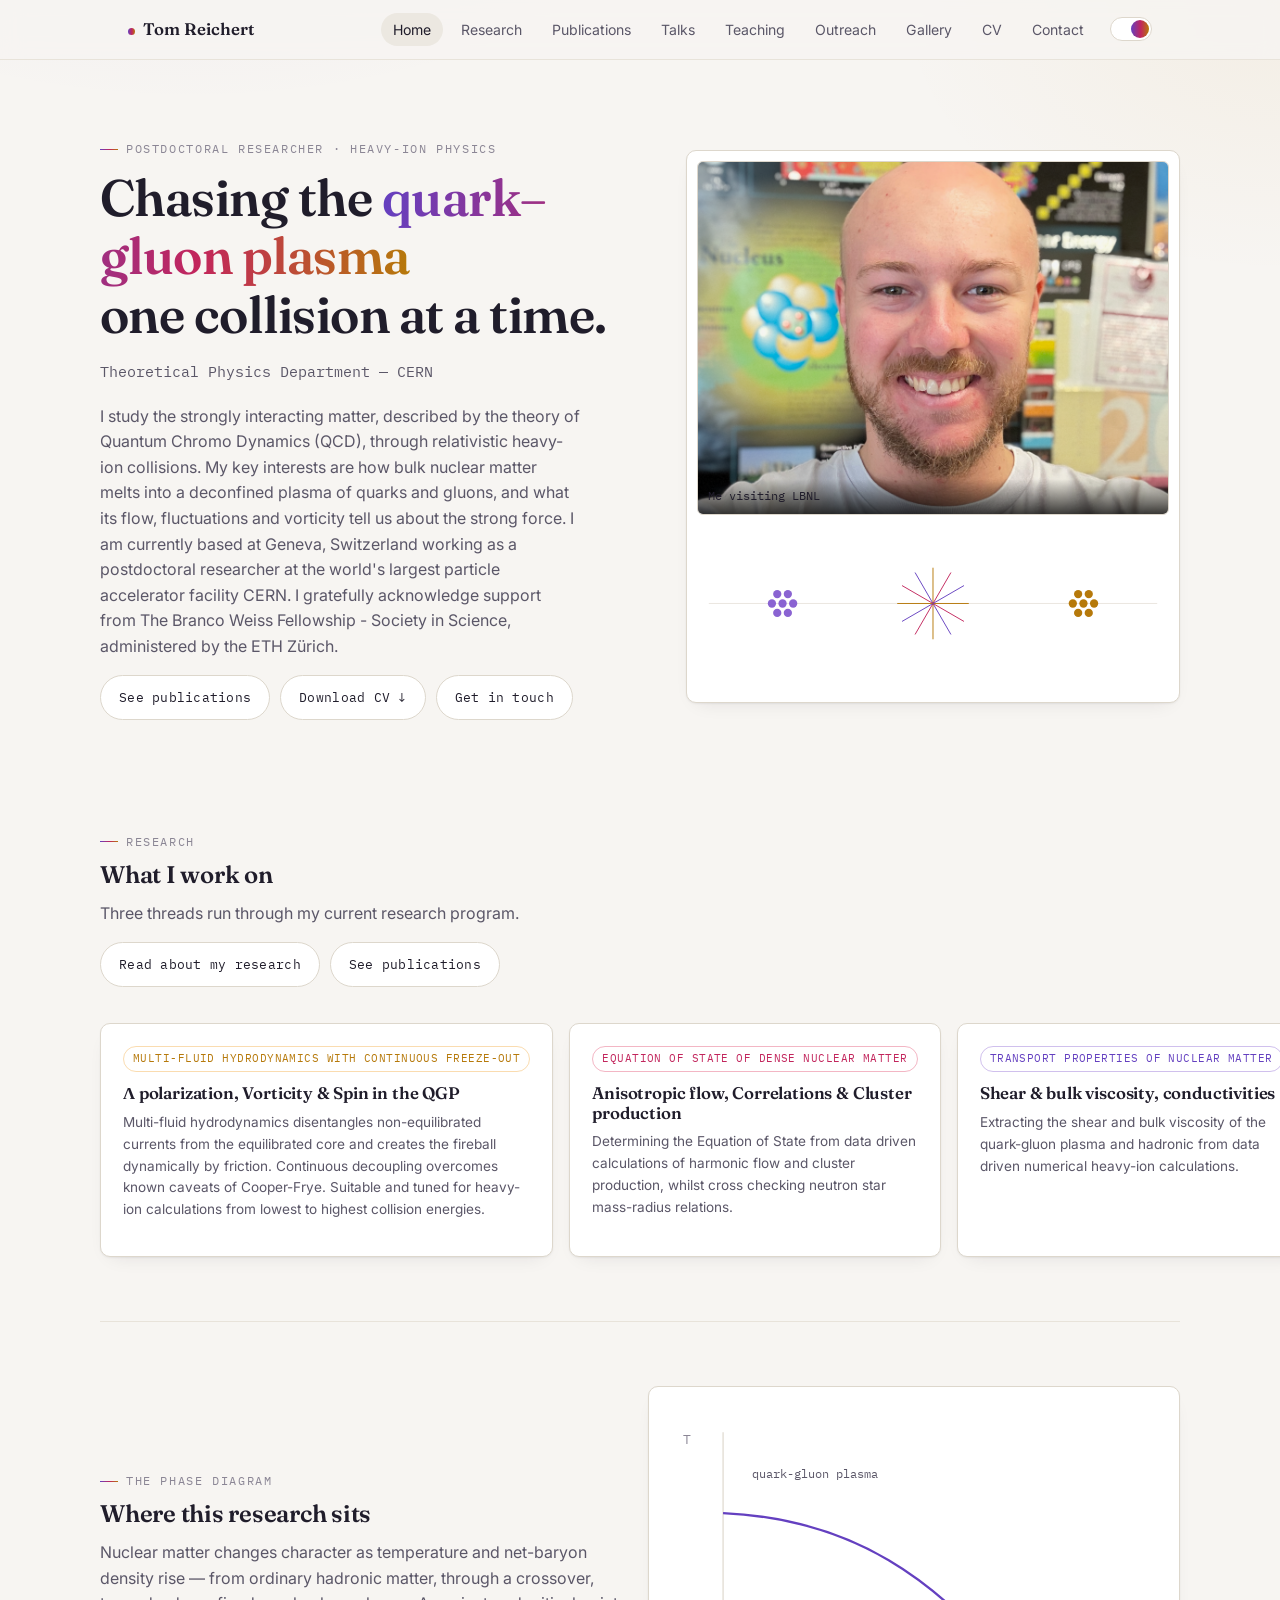
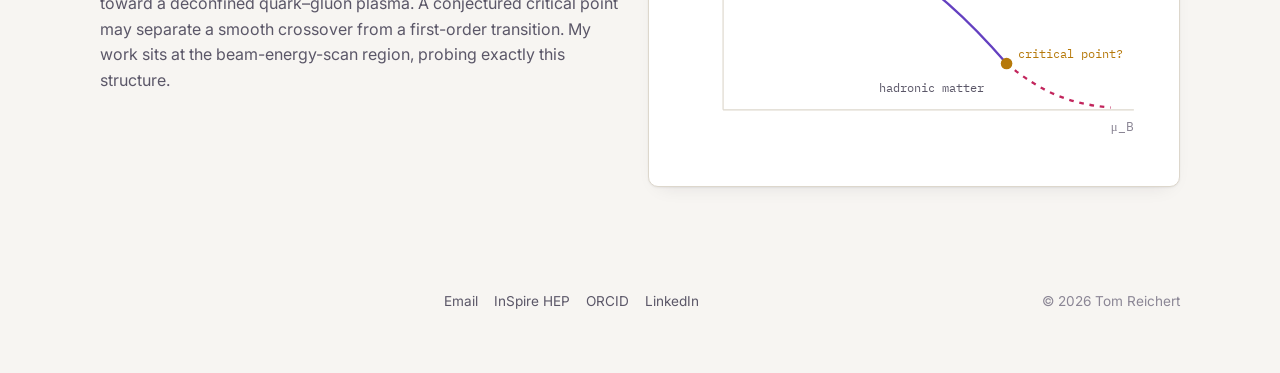
<file: index.html>
<!DOCTYPE html>
<html lang="en">
<head>
<meta charset="UTF-8">
<script>(function(){try{if(localStorage.getItem("site-theme")!=="dark"){document.documentElement.setAttribute("data-theme","light");}}catch(e){}})();</script>
<meta name="viewport" content="width=device-width, initial-scale=1.0">
<title>Dr. Tom Reichert — Heavy-Ion Physics</title>
<meta name="description" content="Postdoctoral researcher working on the QCD phase diagram and heavy-ion collisions.">
<link rel="preconnect" href="https://fonts.googleapis.com">
<link rel="preconnect" href="https://fonts.gstatic.com" crossorigin>
<link href="https://fonts.googleapis.com/css2?family=Fraunces:ital,wght@0,500;0,600;1,500&family=Inter:wght@400;500;600&family=IBM+Plex+Mono:wght@400;500&display=swap" rel="stylesheet">
<link rel="stylesheet" href="css/style.css">
<link rel="icon" href="assets/images/favicon.svg" type="image/svg+xml">
</head>
<body>

  <nav class="site-nav">
    <div class="inner">
      <a href="index.html" class="brand"><span class="dot"></span>Tom Reichert</a>
      <div class="nav-right">
        <ul class="nav-links">
          <li><a href="index.html">Home</a></li>
          <li><a href="research.html">Research</a></li>
          <li><a href="publications.html">Publications</a></li>
          <li><a href="talks.html">Talks</a></li>
          <li><a href="teaching.html">Teaching</a></li>
          <li><a href="outreach.html">Outreach</a></li>
          <li><a href="gallery.html">Gallery</a></li>
          <li><a href="cv.html">CV</a></li>
          <li><a href="contact.html">Contact</a></li>
        </ul>
        <button class="theme-toggle" id="theme-toggle" type="button" aria-label="Switch to light theme" aria-pressed="false" title="Switch color theme">
          <span class="theme-toggle-thumb"></span>
        </button>
        <button class="nav-toggle" aria-label="Toggle navigation">☰</button>
      </div>
    </div>
  </nav>

<main>
  <section class="container hero">
    <div>
      <p class="eyebrow">Postdoctoral Researcher · Heavy-Ion Physics</p>
      <h1>Chasing the <span class="accent">quark–gluon plasma</span><br>one collision at a time.</h1>
      <p class="role">Theoretical Physics Department — CERN</p>
      <p class="desc">I study the strongly interacting matter, described by the theory of Quantum Chromo Dynamics (QCD), 
        through relativistic heavy-ion collisions. My key interests are how bulk nuclear matter melts into a deconfined plasma 
        of quarks and gluons, and what its flow, fluctuations and vorticity tell us about the strong force. I am currently 
        based at Geneva, Switzerland working as a postdoctoral researcher at the world's largest particle accelerator facility CERN. 
        I gratefully acknowledge support from The Branco Weiss Fellowship - Society in Science, administered by the ETH Zürich.</p>
      <div class="btn-row">
        <a class="btn" href="publications.html">See publications</a>
        <a class="btn" href="assets/cv/cv.pdf">Download CV ↓</a>
        <a class="btn" href="contact.html">Get in touch</a>
      </div>
    </div>

    <div class="hero-visual" aria-hidden="true">
      <div class="gallery-item">
        <img src="assets/images/Me_at_LBNL.png" alt="Me visiting LBNL">
        <span class="gallery-cap">Me visiting LBNL</span>
      </div>
      
      <svg viewBox="0 0 800 300" xmlns="http://www.w3.org/2000/svg">
        <defs>
          <radialGradient id="flashGrad" cx="50%" cy="50%" r="50%">
            <stop offset="0%" stop-color="var(--gold)" stop-opacity="0.9"/>
            <stop offset="55%" stop-color="var(--magenta)" stop-opacity="0.35"/>
            <stop offset="100%" stop-color="var(--magenta)" stop-opacity="0"/>
          </radialGradient>
        </defs>

        <line x1="20" y1="150" x2="780" y2="150" stroke="var(--border)" stroke-width="1"/>

        <circle class="flash" cx="400" cy="150" r="2" fill="url(#flashGrad)"/>

        <g class="spark" stroke="var(--gold)" stroke-width="1.6" stroke-dasharray="60" stroke-linecap="round">
          <line x1="400" y1="150" x2="510" y2="150"/>
        </g>
        <g class="spark" stroke="var(--magenta)" stroke-width="1.6" stroke-dasharray="60" stroke-linecap="round" style="animation-delay:.05s">
          <line x1="400" y1="150" x2="495" y2="205"/>
        </g>
        <g class="spark" stroke="var(--violet)" stroke-width="1.6" stroke-dasharray="60" stroke-linecap="round" style="animation-delay:.1s">
          <line x1="400" y1="150" x2="455" y2="245"/>
        </g>
        <g class="spark" stroke="var(--gold)" stroke-width="1.6" stroke-dasharray="60" stroke-linecap="round" style="animation-delay:.15s">
          <line x1="400" y1="150" x2="400" y2="260"/>
        </g>
        <g class="spark" stroke="var(--magenta)" stroke-width="1.6" stroke-dasharray="60" stroke-linecap="round" style="animation-delay:.2s">
          <line x1="400" y1="150" x2="345" y2="245"/>
        </g>
        <g class="spark" stroke="var(--violet)" stroke-width="1.6" stroke-dasharray="60" stroke-linecap="round" style="animation-delay:.08s">
          <line x1="400" y1="150" x2="305" y2="205"/>
        </g>
        <g class="spark" stroke="var(--gold)" stroke-width="1.6" stroke-dasharray="60" stroke-linecap="round" style="animation-delay:.03s">
          <line x1="400" y1="150" x2="290" y2="150"/>
        </g>
        <g class="spark" stroke="var(--magenta)" stroke-width="1.6" stroke-dasharray="60" stroke-linecap="round" style="animation-delay:.18s">
          <line x1="400" y1="150" x2="305" y2="95"/>
        </g>
        <g class="spark" stroke="var(--violet)" stroke-width="1.6" stroke-dasharray="60" stroke-linecap="round" style="animation-delay:.12s">
          <line x1="400" y1="150" x2="345" y2="55"/>
        </g>
        <g class="spark" stroke="var(--gold)" stroke-width="1.6" stroke-dasharray="60" stroke-linecap="round" style="animation-delay:.22s">
          <line x1="400" y1="150" x2="400" y2="40"/>
        </g>
        <g class="spark" stroke="var(--magenta)" stroke-width="1.6" stroke-dasharray="60" stroke-linecap="round" style="animation-delay:.07s">
          <line x1="400" y1="150" x2="455" y2="55"/>
        </g>
        <g class="spark" stroke="var(--violet)" stroke-width="1.6" stroke-dasharray="60" stroke-linecap="round" style="animation-delay:.16s">
          <line x1="400" y1="150" x2="495" y2="95"/>
        </g>

        <g class="nucleus-l" fill="var(--nucleus-l)">
          <circle cx="145" cy="150" r="7"/>
          <circle cx="163" cy="150" r="7"/>
          <circle cx="127" cy="150" r="7"/>
          <circle cx="154" cy="166" r="7"/>
          <circle cx="136" cy="166" r="7"/>
          <circle cx="154" cy="134" r="7"/>
          <circle cx="136" cy="134" r="7"/>
        </g>
        <g class="nucleus-r" fill="var(--nucleus-r)">
          <circle cx="655" cy="150" r="7"/>
          <circle cx="637" cy="150" r="7"/>
          <circle cx="673" cy="150" r="7"/>
          <circle cx="646" cy="166" r="7"/>
          <circle cx="664" cy="166" r="7"/>
          <circle cx="646" cy="134" r="7"/>
          <circle cx="664" cy="134" r="7"/>
        </g>
      </svg>
    </div>
  </section>

  <section class="section container">
    <div class="section-head">
      <p class="eyebrow">Research</p>
      <h2>What I work on</h2>
      <p class="lede">Three threads run through my current research program.</p>
      <div class="btn-row">
        <a class="btn" href="research.html">Read about my research</a>
        <a class="btn" href="publications.html">See publications</a>
      </div>
    </div>
    <div class="card-grid">
      <div class="card">
        <p class="tag tag-gold">Multi-fluid Hydrodynamics with Continuous Freeze-out</p>
        <h3 style="font-size:1.05rem;margin-top:12px;">Λ polarization, Vorticity &amp; Spin in the QGP</h3>
        <p class="muted small">Multi-fluid hydrodynamics disentangles non-equilibrated currents from the equilibrated core and creates 
          the fireball dynamically by friction. Continuous decoupling overcomes known caveats of Cooper-Frye. Suitable and tuned for 
          heavy-ion calculations from lowest to highest collision energies.</p>
      </div>
      <div class="card">
        <p class="tag tag-magenta">Equation of State of Dense Nuclear Matter</p>
        <h3 style="font-size:1.05rem;margin-top:12px;">Anisotropic flow, Correlations &amp; Cluster production</h3>
        <p class="muted small">Determining the Equation of State from data driven calculations of harmonic flow and cluster 
          production, whilst cross checking neutron star mass-radius relations.</p>
      </div>
      <div class="card">
        <p class="tag tag-violet">Transport properties of nuclear matter</p>
        <h3 style="font-size:1.05rem;margin-top:12px;">Shear &amp; bulk viscosity, conductivities</h3>
        <p class="muted small">Extracting the shear and bulk viscosity of the quark-gluon plasma and hadronic from
          data driven numerical heavy-ion calculations.</p>
      </div>
    </div>
  </section>

  <section class="section container">
    <div class="grid-2" style="align-items:center;">
      <div>
        <p class="eyebrow">The phase diagram</p>
        <h2>Where this research sits</h2>
        <p class="muted">Nuclear matter changes character as temperature and net-baryon density rise —
          from ordinary hadronic matter, through a crossover, toward a deconfined quark–gluon plasma.
          A conjectured critical point may separate a smooth crossover from a first-order transition.
          My work sits at the beam-energy-scan region, probing exactly this structure.</p>
      </div>
      <div class="card" aria-hidden="true">
        <svg viewBox="0 0 420 300" xmlns="http://www.w3.org/2000/svg">
          <line x1="45" y1="20" x2="45" y2="260" stroke="var(--border)"/>
          <line x1="45" y1="260" x2="400" y2="260" stroke="var(--border)"/>
          <text x="10" y="30" fill="var(--text-faint)" font-family="IBM Plex Mono" font-size="11">T</text>
          <text x="380" y="278" fill="var(--text-faint)" font-family="IBM Plex Mono" font-size="11">μ_B</text>

          <path d="M45,90 C160,95 230,150 290,220" fill="none" stroke="var(--violet)" stroke-width="2"/>
          <path d="M290,220 C320,245 345,255 380,258" fill="none" stroke="var(--magenta)" stroke-width="2" stroke-dasharray="4 5"/>

          <circle cx="290" cy="220" r="5" fill="var(--gold)"/>
          <text x="300" y="215" fill="var(--gold)" font-family="IBM Plex Mono" font-size="10">critical point?</text>

          <text x="70" y="60" fill="var(--text-muted)" font-family="IBM Plex Mono" font-size="10">quark-gluon plasma</text>
          <text x="180" y="245" fill="var(--text-muted)" font-family="IBM Plex Mono" font-size="10">hadronic matter</text>
        </svg>
      </div>
    </div>
  </section>

  <!--
  <section class="section container">
    <div class="section-head">
      <p class="eyebrow">News</p>
      <h2>Recent updates</h2>
    </div>
    <ul class="timeline">
      <li>
        <span class="when">Jul 2026</span>
        <div class="what">New preprint on flow-fluctuation observables in the beam-energy scan</div>
        <div class="where">arXiv, submitted to Physical Review C</div>
      </li>
      <li>
        <span class="when">May 2026</span>
        <div class="what">Invited seminar at [University Physics Colloquium]</div>
        <div class="where">[City, Country]</div>
      </li>
      <li>
        <span class="when">Mar 2026</span>
        <div class="what">Talk accepted at Quark Matter 2026</div>
        <div class="where">[Conference location]</div>
      </li>
      <li>
        <span class="when">Jan 2026</span>
        <div class="what">Started postdoctoral position at [Your Institution]</div>
        <div class="where">[Group / Division]</div>
      </li>
    </ul>
  </section>
  -->

  <!--
  <section class="section container" style="border-bottom:none;">
    <div class="section-head">
      <p class="eyebrow">Selected work</p>
      <h2>Recent highlights</h2>
    </div>
    <ul class="pub-list">
      <li class="pub-item">
        <div class="pub-top">
          <h3 class="pub-title">Beam-energy dependence of flow-fluctuation observables in Au+Au collisions</h3>
          <span class="tag tag-gold">Journal</span>
        </div>
        <p class="pub-meta">Physical Review C 113, 034905 (2026)</p>
        <p class="pub-authors"><span class="me">A. Rieger</span>, S. Okonkwo, L. Bergström, et al.</p>
        <div class="pub-links">
          <a href="#">arXiv</a><a href="#">DOI</a><a href="#">PDF</a>
        </div>
      </li>
      <li class="pub-item">
        <div class="pub-top">
          <h3 class="pub-title">Initial-state eccentricity fluctuations from a multi-phase transport model</h3>
          <span class="tag tag-gold">Journal</span>
        </div>
        <p class="pub-meta">Physical Review C 111, 014904 (2025)</p>
        <p class="pub-authors">S. Okonkwo, <span class="me">A. Rieger</span>, M. Fujimori</p>
        <div class="pub-links">
          <a href="#">arXiv</a><a href="#">DOI</a><a href="#">PDF</a>
        </div>
      </li>
    </ul>
    <p style="margin-top:20px;"><a class="btn" href="publications.html">View full publication list →</a></p>
  </section>
</main>
-->

<footer class="site-footer container">
  <div class="inner">
    <span class="phase-mark mono small"></span>
    <ul class="footer-links">
      <li><a href="mailto:tom.reichert@cern.ch">Email</a></li>
      <li><a href="https://inspirehep.net/authors/1729083?ui-citation-summary=true">InSpire HEP</a></li>
      <li><a href="https://orcid.org/0000-0003-4353-5024">ORCID</a></li>
      <li><a href="https://www.linkedin.com/in/tom-reichert/">LinkedIn</a></li>
    </ul>
    <span>© 2026 Tom Reichert</span>
  </div>
</footer>

<script src="js/main.js"></script>
</body>
</html>
</file>
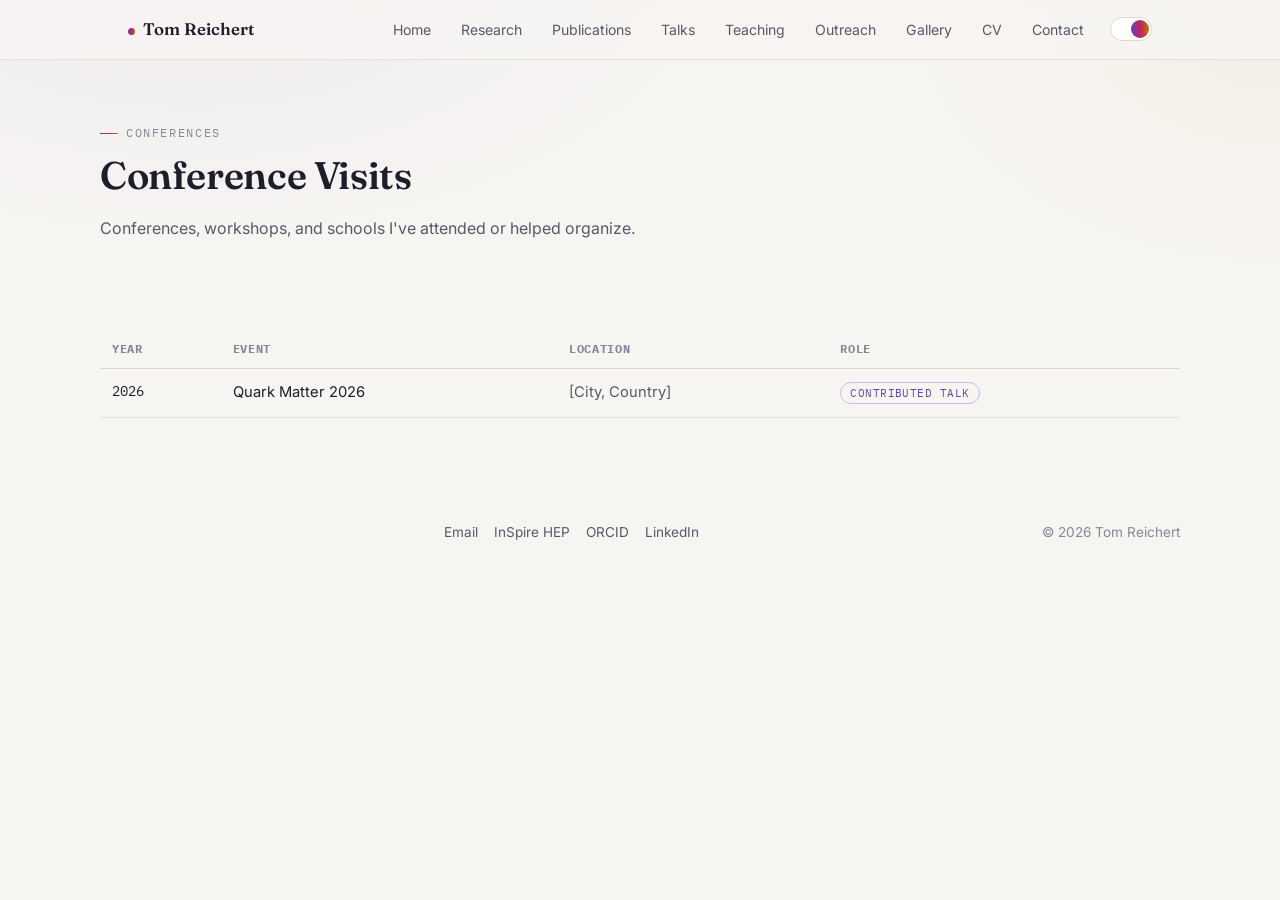
<file: conferences.html>
<!DOCTYPE html>
<html lang="en">
<head>
<meta charset="UTF-8">
<script>(function(){try{if(localStorage.getItem("site-theme")!=="dark"){document.documentElement.setAttribute("data-theme","light");}}catch(e){}})();</script>
<meta name="viewport" content="width=device-width, initial-scale=1.0">
<title>Conferences — Tom Reichert</title>
<meta name="description" content="Conference visits and presentations by Tom Reichert.">
<link rel="preconnect" href="https://fonts.googleapis.com">
<link rel="preconnect" href="https://fonts.gstatic.com" crossorigin>
<link href="https://fonts.googleapis.com/css2?family=Fraunces:ital,wght@0,500;0,600;1,500&family=Inter:wght@400;500;600&family=IBM+Plex+Mono:wght@400;500&display=swap" rel="stylesheet">
<link rel="stylesheet" href="css/style.css">
<link rel="icon" href="assets/images/favicon.svg" type="image/svg+xml">
</head>
<body>

  <nav class="site-nav">
    <div class="inner">
      <a href="index.html" class="brand"><span class="dot"></span>Tom Reichert</a>
      <div class="nav-right">
        <ul class="nav-links">
          <li><a href="index.html">Home</a></li>
          <li><a href="research.html">Research</a></li>
          <li><a href="publications.html">Publications</a></li>
          <li><a href="talks.html">Talks</a></li>
          <li><a href="teaching.html">Teaching</a></li>
          <li><a href="outreach.html">Outreach</a></li>
          <li><a href="gallery.html">Gallery</a></li>
          <li><a href="cv.html">CV</a></li>
          <li><a href="contact.html">Contact</a></li>
        </ul>
        <button class="theme-toggle" id="theme-toggle" type="button" aria-label="Switch to light theme" aria-pressed="false" title="Switch color theme">
          <span class="theme-toggle-thumb"></span>
        </button>
        <button class="nav-toggle" aria-label="Toggle navigation">☰</button>
      </div>
    </div>
  </nav>

<main>
  <div class="container page-header">
    <p class="eyebrow">Conferences</p>
    <h1>Conference Visits</h1>
    <p class="muted">Conferences, workshops, and schools I've attended or helped organize.</p>
  </div>

  <section class="section container" style="border-bottom:none;">
    <table class="data-table">
      <thead><tr><th>Year</th><th>Event</th><th>Location</th><th>Role</th></tr></thead>
      <tbody>
        <tr>
          <td class="mono small">2026</td>
          <td>Quark Matter 2026</td>
          <td class="muted">[City, Country]</td>
          <td><span class="tag tag-violet">Contributed talk</span></td>
        </tr>
      </tbody>
    </table>
  </section>
</main>

<footer class="site-footer container">
  <div class="inner">
    <span class="phase-mark mono small"></span>
    <ul class="footer-links">
      <li><a href="mailto:tom.reichert@cern.ch">Email</a></li>
      <li><a href="https://inspirehep.net/authors/1729083?ui-citation-summary=true">InSpire HEP</a></li>
      <li><a href="https://orcid.org/0000-0003-4353-5024">ORCID</a></li>
      <li><a href="https://www.linkedin.com/in/tom-reichert/">LinkedIn</a></li>
    </ul>
    <span>© 2026 Tom Reichert</span>
  </div>
</footer>

<script src="js/main.js"></script>
</body>
</html>
</file>
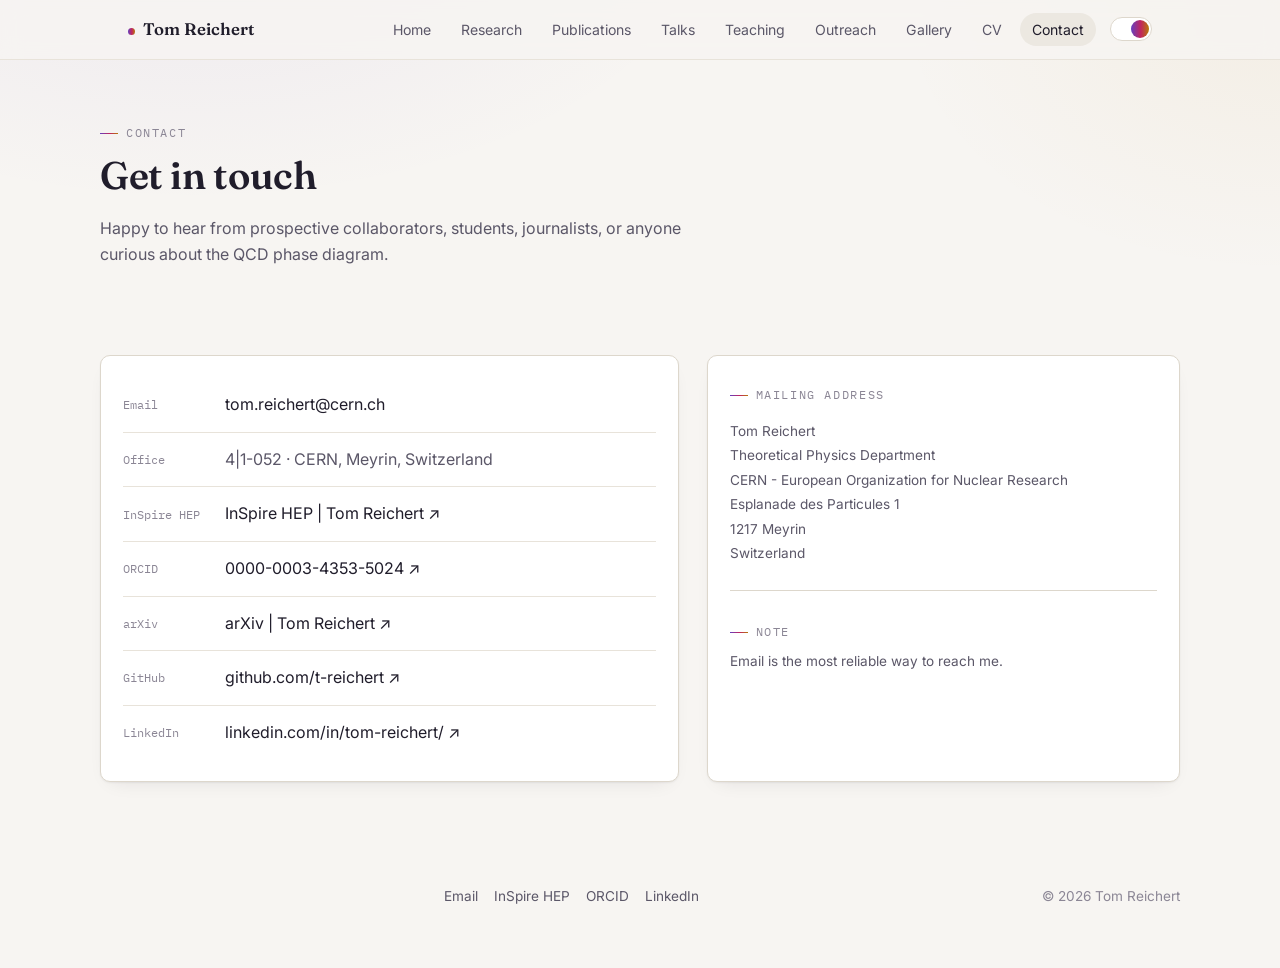
<file: contact.html>
<!DOCTYPE html>
<html lang="en">
<head>
<meta charset="UTF-8">
<script>(function(){try{if(localStorage.getItem("site-theme")!=="dark"){document.documentElement.setAttribute("data-theme","light");}}catch(e){}})();</script>
<meta name="viewport" content="width=device-width, initial-scale=1.0">
<title>Contact — Tom Reichert</title>
<meta name="description" content="Contact information for Tom Reichert.">
<link rel="preconnect" href="https://fonts.googleapis.com">
<link rel="preconnect" href="https://fonts.gstatic.com" crossorigin>
<link href="https://fonts.googleapis.com/css2?family=Fraunces:ital,wght@0,500;0,600;1,500&family=Inter:wght@400;500;600&family=IBM+Plex+Mono:wght@400;500&display=swap" rel="stylesheet">
<link rel="stylesheet" href="css/style.css">
<link rel="icon" href="assets/images/favicon.svg" type="image/svg+xml">
</head>
<body>

  <nav class="site-nav">
    <div class="inner">
      <a href="index.html" class="brand"><span class="dot"></span>Tom Reichert</a>
      <div class="nav-right">
        <ul class="nav-links">
          <li><a href="index.html">Home</a></li>
          <li><a href="research.html">Research</a></li>
          <li><a href="publications.html">Publications</a></li>
          <li><a href="talks.html">Talks</a></li>
          <li><a href="teaching.html">Teaching</a></li>
          <li><a href="outreach.html">Outreach</a></li>
          <li><a href="gallery.html">Gallery</a></li>
          <li><a href="cv.html">CV</a></li>
          <li><a href="contact.html">Contact</a></li>
        </ul>
        <button class="theme-toggle" id="theme-toggle" type="button" aria-label="Switch to light theme" aria-pressed="false" title="Switch color theme">
          <span class="theme-toggle-thumb"></span>
        </button>
        <button class="nav-toggle" aria-label="Toggle navigation">☰</button>
      </div>
    </div>
  </nav>

<main>
  <div class="container page-header">
    <p class="eyebrow">Contact</p>
    <h1>Get in touch</h1>
    <p class="muted">Happy to hear from prospective collaborators, students, journalists, or anyone
      curious about the QCD phase diagram.</p>
  </div>

  <section class="section container" style="border-bottom:none;">
    <div class="contact-grid">
      <div class="card">
        <div class="contact-row">
          <span class="k">Email</span>
          <a href="mailto:tom.reichert@cern.ch">tom.reichert@cern.ch</a>
        </div>
        <div class="contact-row">
          <span class="k">Office</span>
          <span class="muted">4|1-052 · CERN, Meyrin, Switzerland</span>
        </div>
        <div class="contact-row">
          <span class="k">InSpire HEP</span>
          <a href="https://inspirehep.net/authors/1729083?ui-citation-summary=true" target="_blank" rel="noopener">InSpire HEP | Tom Reichert ↗</a>
        </div>
        <div class="contact-row">
          <span class="k">ORCID</span>
          <a href="https://orcid.org/0000-0003-4353-5024" target="_blank" rel="noopener">0000-0003-4353-5024 ↗</a>
        </div>
        <div class="contact-row">
          <span class="k">arXiv</span>
          <a href="https://arxiv.org/search/nucl-th?searchtype=author&query=Reichert,+T" target="_blank" rel="noopener">arXiv | Tom Reichert ↗</a>
        </div>
        <div class="contact-row">
          <span class="k">GitHub</span>
          <a href="https://github.com/t-reichert" target="_blank" rel="noopener">github.com/t-reichert ↗</a>
        </div>
        <div class="contact-row">
          <span class="k">LinkedIn</span>
          <a href="https://www.linkedin.com/in/tom-reichert/" target="_blank" rel="noopener">linkedin.com/in/tom-reichert/ ↗</a>
        </div>
      </div>

      <div class="card">
        <p class="eyebrow" style="margin-bottom:14px;">Mailing address</p>
        <p class="muted small" style="line-height:1.8;">
          Tom Reichert<br>
          Theoretical Physics Department<br>
          CERN - European Organization for Nuclear Research<br>
          Esplanade des Particules 1<br>
          1217 Meyrin<br>
          Switzerland
        </p>
        <hr class="rule" style="margin:24px 0;">
        <p class="eyebrow" style="margin-bottom:10px;">Note</p>
        <p class="muted small">Email is the most reliable way to reach me.</p>
      </div>
    </div>
  </section>
</main>

<footer class="site-footer container">
  <div class="inner">
    <span class="phase-mark mono small"></span>
    <ul class="footer-links">
      <li><a href="mailto:tom.reichert@cern.ch">Email</a></li>
      <li><a href="https://inspirehep.net/authors/1729083?ui-citation-summary=true">InSpire HEP</a></li>
      <li><a href="https://orcid.org/0000-0003-4353-5024">ORCID</a></li>
      <li><a href="https://www.linkedin.com/in/tom-reichert/">LinkedIn</a></li>
    </ul>
    <span>© 2026 Tom Reichert</span>
  </div>
</footer>

<script src="js/main.js"></script>
</body>
</html>
</file>
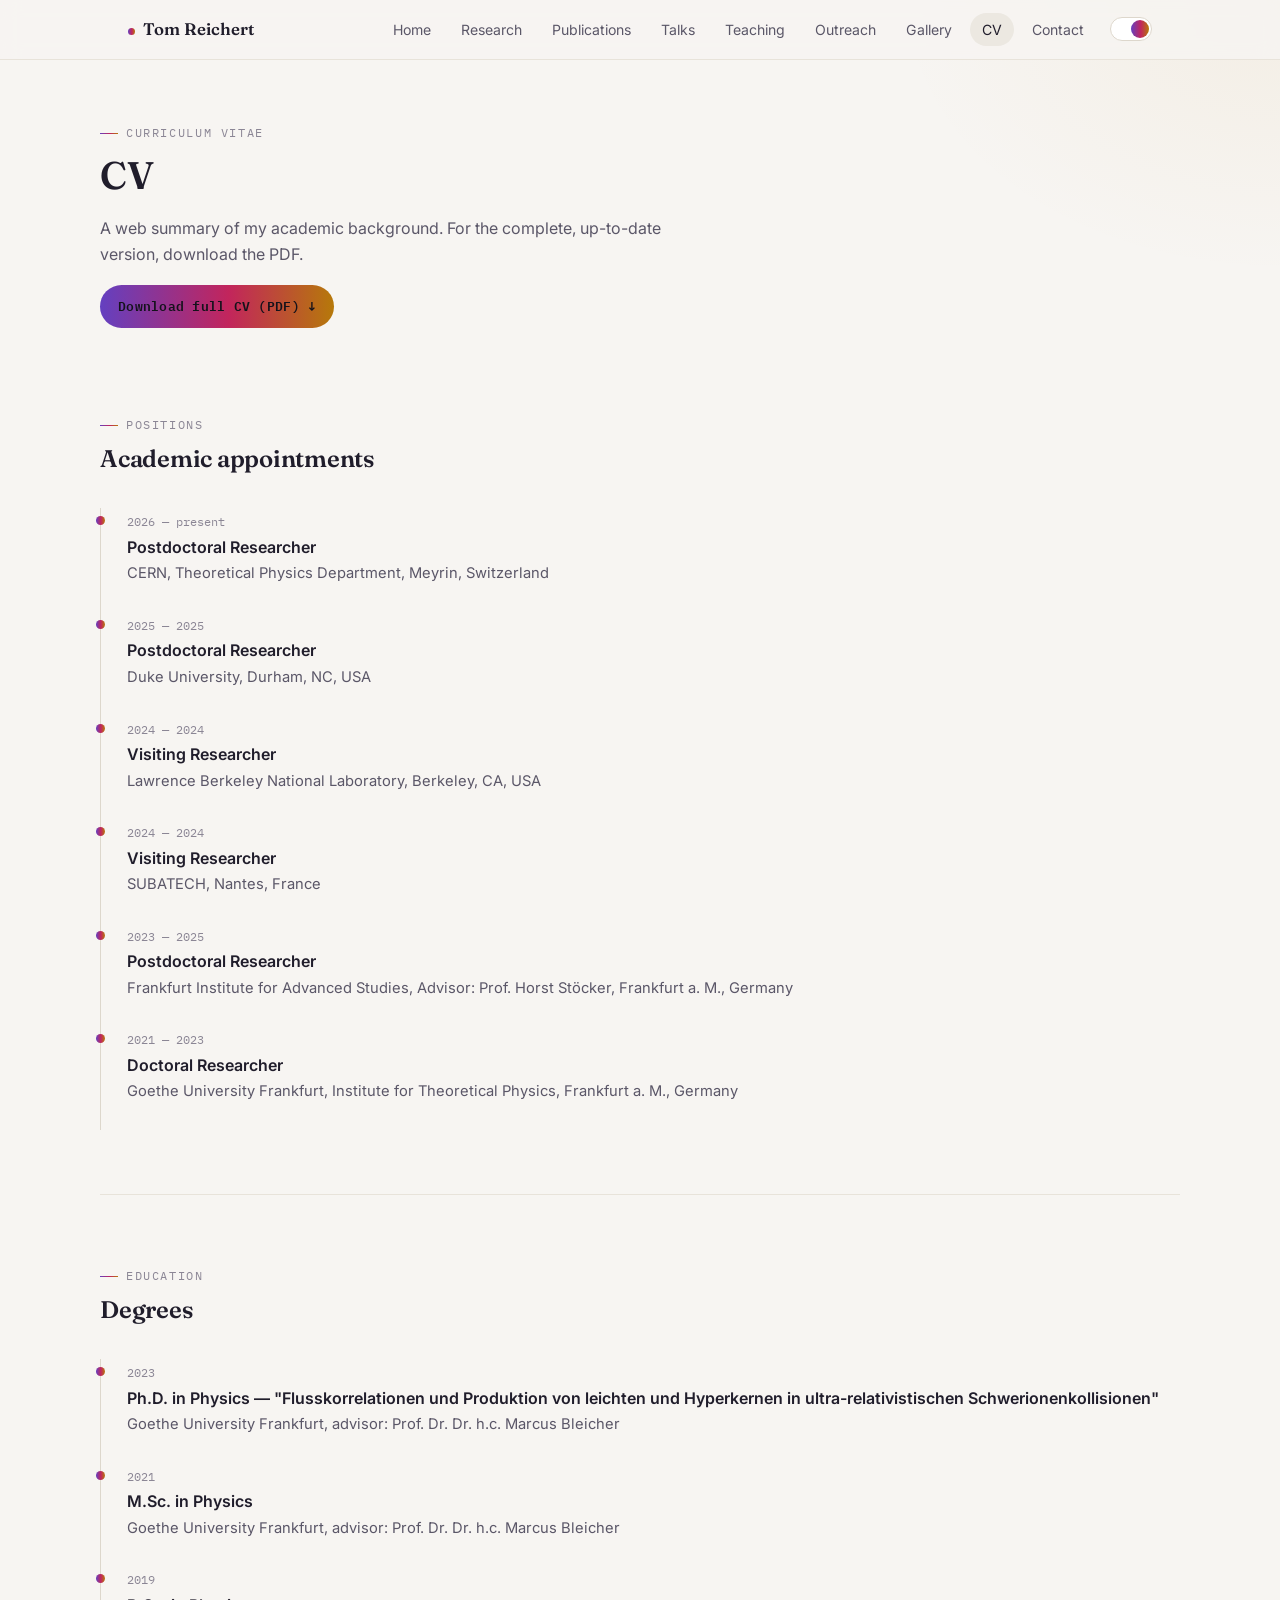
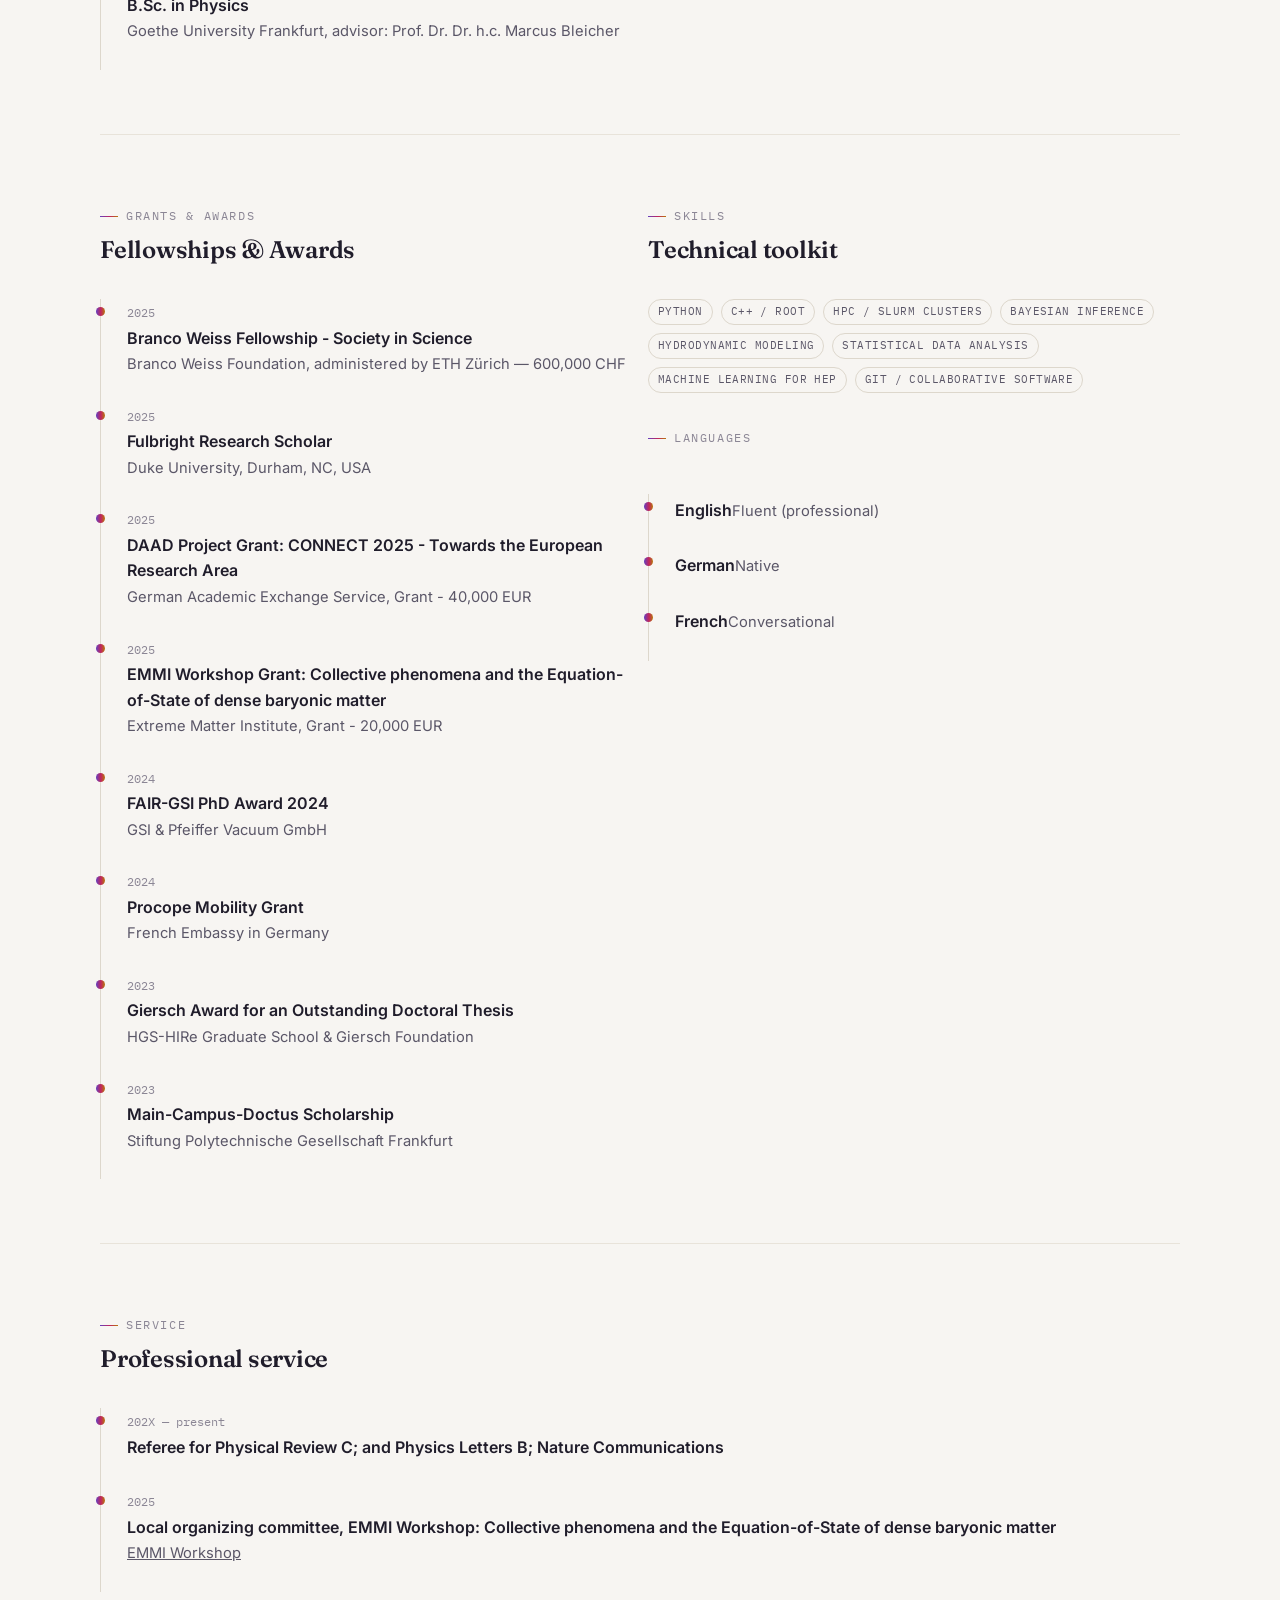
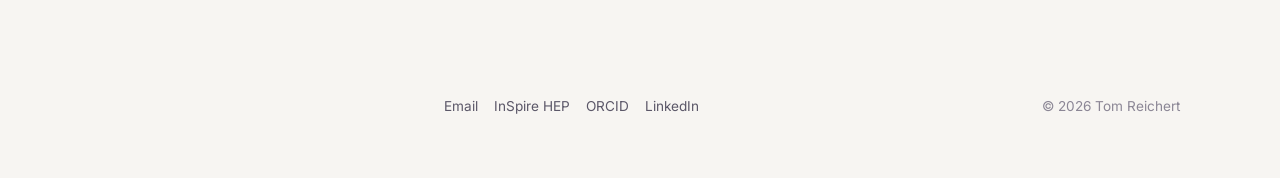
<file: cv.html>
<!DOCTYPE html>
<html lang="en">
<head>
<meta charset="UTF-8">
<script>(function(){try{if(localStorage.getItem("site-theme")!=="dark"){document.documentElement.setAttribute("data-theme","light");}}catch(e){}})();</script>
<meta name="viewport" content="width=device-width, initial-scale=1.0">
<title>CV — Tom Reichert</title>
<meta name="description" content="Curriculum vitae of Tom Reichert, heavy-ion physics postdoctoral researcher.">
<link rel="preconnect" href="https://fonts.googleapis.com">
<link rel="preconnect" href="https://fonts.gstatic.com" crossorigin>
<link href="https://fonts.googleapis.com/css2?family=Fraunces:ital,wght@0,500;0,600;1,500&family=Inter:wght@400;500;600&family=IBM+Plex+Mono:wght@400;500&display=swap" rel="stylesheet">
<link rel="stylesheet" href="css/style.css">
<link rel="icon" href="assets/images/favicon.svg" type="image/svg+xml">
</head>
<body>

  <nav class="site-nav">
    <div class="inner">
      <a href="index.html" class="brand"><span class="dot"></span>Tom Reichert</a>
      <div class="nav-right">
        <ul class="nav-links">
          <li><a href="index.html">Home</a></li>
          <li><a href="research.html">Research</a></li>
          <li><a href="publications.html">Publications</a></li>
          <li><a href="talks.html">Talks</a></li>
          <li><a href="teaching.html">Teaching</a></li>
          <li><a href="outreach.html">Outreach</a></li>
          <li><a href="gallery.html">Gallery</a></li>
          <li><a href="cv.html">CV</a></li>
          <li><a href="contact.html">Contact</a></li>
        </ul>
        <button class="theme-toggle" id="theme-toggle" type="button" aria-label="Switch to light theme" aria-pressed="false" title="Switch color theme">
          <span class="theme-toggle-thumb"></span>
        </button>
        <button class="nav-toggle" aria-label="Toggle navigation">☰</button>
      </div>
    </div>
  </nav>

<main>
  <div class="container page-header">
    <p class="eyebrow">Curriculum Vitae</p>
    <h1>CV</h1>
    <p class="muted">A web summary of my academic background. For the complete, up-to-date version,
      download the PDF.</p>
    <div class="btn-row" style="margin:18px 0 8px;">
      <a class="btn btn-primary" href="assets/cv/cv.pdf">Download full CV (PDF) ↓</a>
    </div>
  </div>

  <section class="section container">
    <div class="section-head"><p class="eyebrow">Positions</p><h2>Academic appointments</h2></div>
    <ul class="timeline">
      <li>
        <span class="when">2026 — present</span>
        <div class="what">Postdoctoral Researcher</div>
        <div class="where">CERN, Theoretical Physics Department, Meyrin, Switzerland</div>
      </li>
      <li>
        <span class="when">2025 — 2025</span>
        <div class="what">Postdoctoral Researcher</div>
        <div class="where">Duke University, Durham, NC, USA</div>
      </li>
      <li>
        <span class="when">2024 — 2024</span>
        <div class="what">Visiting Researcher</div>
        <div class="where">Lawrence Berkeley National Laboratory, Berkeley, CA, USA</div>
      </li>
      <li>
        <span class="when">2024 — 2024</span>
        <div class="what">Visiting Researcher</div>
        <div class="where">SUBATECH, Nantes, France</div>
      </li>
      <li>
        <span class="when">2023 — 2025</span>
        <div class="what">Postdoctoral Researcher</div>
        <div class="where">Frankfurt Institute for Advanced Studies, Advisor: Prof. Horst Stöcker, Frankfurt a. M., Germany</div>
      </li>
      <li>
        <span class="when">2021 — 2023</span>
        <div class="what">Doctoral Researcher</div>
        <div class="where">Goethe University Frankfurt, Institute for Theoretical Physics, Frankfurt a. M., Germany</div>
      </li>
    </ul>
  </section>

  <section class="section container">
    <div class="section-head"><p class="eyebrow">Education</p><h2>Degrees</h2></div>
    <ul class="timeline">
      <li>
        <span class="when">2023</span>
        <div class="what">Ph.D. in Physics — "Flusskorrelationen und Produktion von leichten und Hyperkernen in ultra-relativistischen Schwerionenkollisionen"</div>
        <div class="where">Goethe University Frankfurt, advisor: Prof. Dr. Dr. h.c. Marcus Bleicher</div>
      </li>
      <li>
        <span class="when">2021</span>
        <div class="what">M.Sc. in Physics</div>
        <div class="where">Goethe University Frankfurt, advisor: Prof. Dr. Dr. h.c. Marcus Bleicher</div>
      </li>
      <li>
        <span class="when">2019</span>
        <div class="what">B.Sc. in Physics</div>
        <div class="where">Goethe University Frankfurt, advisor: Prof. Dr. Dr. h.c. Marcus Bleicher</div>
      </li>
    </ul>
  </section>

  <section class="section container">
    <div class="grid-2">
      <div>
        <div class="section-head"><p class="eyebrow">Grants &amp; Awards</p><h2>Fellowships &amp; Awards</h2></div>
        <ul class="timeline">
          <li>
            <span class="when">2025</span>
            <div class="what">Branco Weiss Fellowship - Society in Science</div>
            <div class="where">Branco Weiss Foundation, administered by ETH Zürich — 600,000 CHF</div>
          </li>
          <li>
            <span class="when">2025</span>
            <div class="what">Fulbright Research Scholar</div>
            <div class="where">Duke University, Durham, NC, USA</div>
          </li>
          <li>
            <span class="when">2025</span>
            <div class="what">DAAD Project Grant: CONNECT 2025 - Towards the European Research Area</div>
            <div class="where">German Academic Exchange Service, Grant - 40,000 EUR</div>
          </li>
          <li>
            <span class="when">2025</span>
            <div class="what">EMMI Workshop Grant: Collective phenomena and the Equation-of-State of dense baryonic matter</div>
            <div class="where">Extreme Matter Institute, Grant - 20,000 EUR</div>
          </li>
          <li>
            <span class="when">2024</span>
            <div class="what">FAIR-GSI PhD Award 2024</div>
            <div class="where">GSI &amp; Pfeiffer Vacuum GmbH</div>
          </li>
          <li>
            <span class="when">2024</span>
            <div class="what">Procope Mobility Grant</div>
            <div class="where">French Embassy in Germany</div>
          </li>
          <li>
            <span class="when">2023</span>
            <div class="what">Giersch Award for an Outstanding Doctoral Thesis</div>
            <div class="where">HGS-HIRe Graduate School &amp; Giersch Foundation</div>
          </li>
          <li>
            <span class="when">2023</span>
            <div class="what">Main-Campus-Doctus Scholarship</div>
            <div class="where">Stiftung Polytechnische Gesellschaft Frankfurt</div>
          </li>
        </ul>
      </div>
      <div>
        <div class="section-head"><p class="eyebrow">Skills</p><h2>Technical toolkit</h2></div>
        <div style="display:flex; flex-wrap:wrap; gap:8px;">
          <span class="tag">Python</span><span class="tag">C++ / ROOT</span>
          <span class="tag">HPC / SLURM clusters</span><span class="tag">Bayesian inference</span>
          <span class="tag">Hydrodynamic modeling</span><span class="tag">Statistical data analysis</span>
          <span class="tag">Machine learning for HEP</span><span class="tag">Git / collaborative software</span>
        </div>
        <div class="section-head" style="margin-top:28px;"><p class="eyebrow">Languages</p></div>
        <ul class="timeline">
          <li><span class="what">English</span><span class="where">Fluent (professional)</span></li>
          <li><span class="what">German</span><span class="where">Native</span></li>
          <li><span class="what">French</span><span class="where">Conversational</span></li>
        </ul>
      </div>
    </div>
  </section>

  <section class="section container" style="border-bottom:none;">
    <div class="section-head"><p class="eyebrow">Service</p><h2>Professional service</h2></div>
    <ul class="timeline">
      <li>
        <span class="when">202X — present</span>
        <div class="what">Referee for Physical Review C; and Physics Letters B; Nature Communications</div>
      </li>
      <li>
        <span class="when">2025</span>
        <div class="what">Local organizing committee, EMMI Workshop: Collective phenomena and the Equation-of-State of dense baryonic matter</div>
        <div class="where"><a href="https://indico.gsi.de/event/22170/">EMMI Workshop</a></div>
      </li>
    </ul>
  </section>
</main>

<footer class="site-footer container">
  <div class="inner">
    <span class="phase-mark mono small"></span>
    <ul class="footer-links">
      <li><a href="mailto:tom.reichert@cern.ch">Email</a></li>
      <li><a href="https://inspirehep.net/authors/1729083?ui-citation-summary=true">InSpire HEP</a></li>
      <li><a href="https://orcid.org/0000-0003-4353-5024">ORCID</a></li>
      <li><a href="https://www.linkedin.com/in/tom-reichert/">LinkedIn</a></li>
    </ul>
    <span>© 2026 Tom Reichert</span>
  </div>
</footer>

<script src="js/main.js"></script>
</body>
</html>
</file>
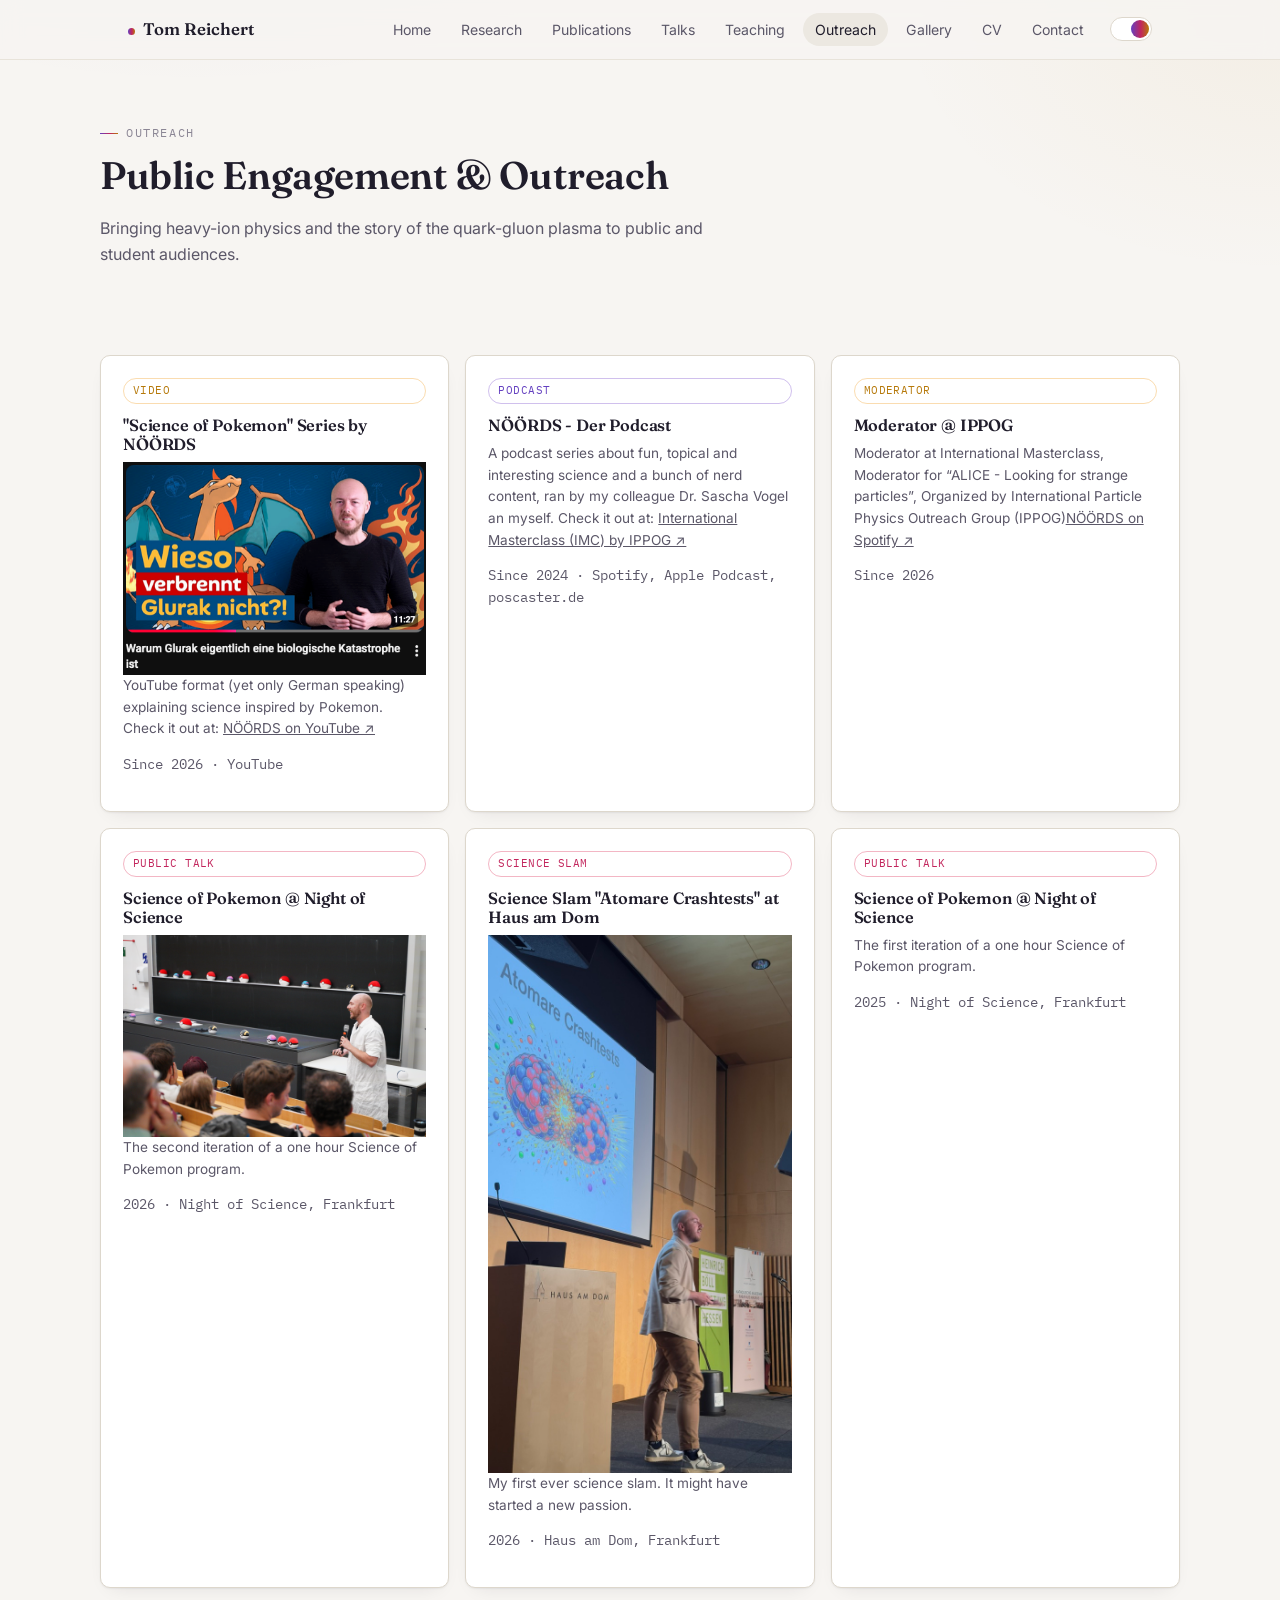
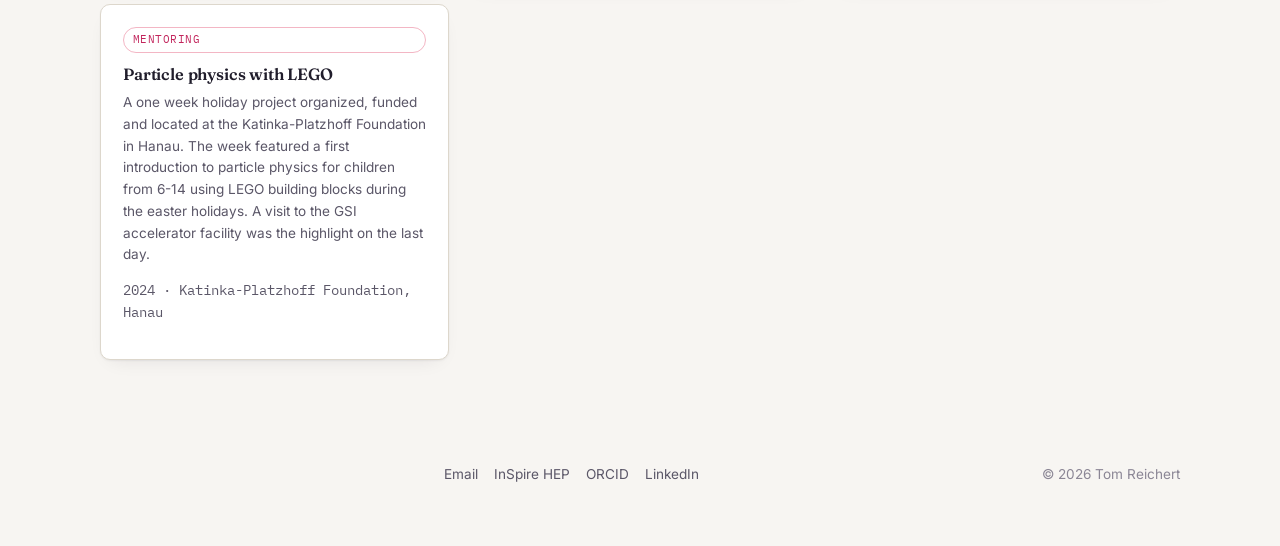
<file: outreach.html>
<!DOCTYPE html>
<html lang="en">
<head>
<meta charset="UTF-8">
<script>(function(){try{if(localStorage.getItem("site-theme")!=="dark"){document.documentElement.setAttribute("data-theme","light");}}catch(e){}})();</script>
<meta name="viewport" content="width=device-width, initial-scale=1.0">
<title>Outreach — Tom Reichert</title>
<meta name="description" content="Public engagement and outreach activities by Tom Reichert.">
<link rel="preconnect" href="https://fonts.googleapis.com">
<link rel="preconnect" href="https://fonts.gstatic.com" crossorigin>
<link href="https://fonts.googleapis.com/css2?family=Fraunces:ital,wght@0,500;0,600;1,500&family=Inter:wght@400;500;600&family=IBM+Plex+Mono:wght@400;500&display=swap" rel="stylesheet">
<link rel="stylesheet" href="css/style.css">
<link rel="icon" href="assets/images/favicon.svg" type="image/svg+xml">
</head>
<body>

  <nav class="site-nav">
    <div class="inner">
      <a href="index.html" class="brand"><span class="dot"></span>Tom Reichert</a>
      <div class="nav-right">
        <ul class="nav-links">
          <li><a href="index.html">Home</a></li>
          <li><a href="research.html">Research</a></li>
          <li><a href="publications.html">Publications</a></li>
          <li><a href="talks.html">Talks</a></li>
          <li><a href="teaching.html">Teaching</a></li>
          <li><a href="outreach.html">Outreach</a></li>
          <li><a href="gallery.html">Gallery</a></li>
          <li><a href="cv.html">CV</a></li>
          <li><a href="contact.html">Contact</a></li>
        </ul>
        <button class="theme-toggle" id="theme-toggle" type="button" aria-label="Switch to light theme" aria-pressed="false" title="Switch color theme">
          <span class="theme-toggle-thumb"></span>
        </button>
        <button class="nav-toggle" aria-label="Toggle navigation">☰</button>
      </div>
    </div>
  </nav>

<main>
  <div class="container page-header">
    <p class="eyebrow">Outreach</p>
    <h1>Public Engagement &amp; Outreach</h1>
    <p class="muted">Bringing heavy-ion physics and the story of the quark-gluon plasma to public and
      student audiences.</p>
  </div>

  <section class="section container" style="border-bottom:none;">
    <div class="card-grid">
      <div class="card">
        <p class="tag tag-gold">Video</p>
        <h3 style="font-size:1.02rem; margin-top:12px;">"Science of Pokemon" Series by NÖÖRDS</h3>
        <img src="assets/images/ScienceOfPokemon_1.png" alt="Science of Pokemon on YouTube: Charizard (Glurak)">
        <p class="muted small">YouTube format (yet only German speaking) explaining science inspired by Pokemon. Check it out at: <a href="https://www.youtube.com/@noeerds">NÖÖRDS on YouTube ↗</a></p>
        <p class="mono small muted" style="margin-top:10px;">Since 2026 · YouTube</p>
      </div>
      <div class="card">
        <p class="tag tag-violet">Podcast</p>
        <h3 style="font-size:1.02rem; margin-top:12px;">NÖÖRDS - Der Podcast</h3>
        <p class="muted small">A podcast series about fun, topical and interesting science and a bunch of nerd content, ran by my colleague Dr. Sascha Vogel an myself. Check it out at: <a href="https://ippog.org/imc-international-masterclasses">International Masterclass (IMC) by IPPOG ↗</a></p>
        <p class="mono small muted" style="margin-top:10px;">Since 2024 · Spotify, Apple Podcast, poscaster.de</p>
      </div>
      <div class="card">
        <p class="tag tag-gold">Moderator</p>
        <h3 style="font-size:1.02rem; margin-top:12px;">Moderator @ IPPOG</h3>
        <p class="muted small">Moderator at International Masterclass, Moderator for “ALICE - Looking for strange particles”, Organized by International Particle Physics Outreach Group (IPPOG)<a href="https://open.spotify.com/show/6nRiFZyYZbjowwcgt5dCZK">NÖÖRDS on Spotify ↗</a></p>
        <p class="mono small muted" style="margin-top:10px;">Since 2026</p>
      </div>
      <div class="card">
        <p class="tag tag-magenta">Public Talk</p>
        <h3 style="font-size:1.02rem; margin-top:12px;">Science of Pokemon @ Night of Science</h3>
        <img src="assets/images/NightOfScience_Pokemon_1.JPG" alt="Night of Science Talk: Science of Pokemon">
        <p class="muted small">The second iteration of a one hour Science of Pokemon program.</p>
        <p class="mono small muted" style="margin-top:10px;">2026 · Night of Science, Frankfurt</p>
      </div>
      <div class="card">
        <p class="tag tag-magenta">Science Slam</p>
        <h3 style="font-size:1.02rem; margin-top:12px;">Science Slam "Atomare Crashtests" at Haus am Dom</h3>
        <img src="assets/images/ScienceSlam_1.jpeg" alt="Science Slam at Haus am Dom">
        <p class="muted small">My first ever science slam. It might have started a new passion.</p>
        <p class="mono small muted" style="margin-top:10px;">2026 · Haus am Dom, Frankfurt</p>
      </div>
      <div class="card">
        <p class="tag tag-magenta">Public Talk</p>
        <h3 style="font-size:1.02rem; margin-top:12px;">Science of Pokemon @ Night of Science</h3>
        <p class="muted small">The first iteration of a one hour Science of Pokemon program.</p>
        <p class="mono small muted" style="margin-top:10px;">2025 · Night of Science, Frankfurt</p>
      </div>
      <div class="card">
        <p class="tag tag-magenta">Mentoring</p>
        <h3 style="font-size:1.02rem; margin-top:12px;">Particle physics with LEGO</h3>
        <p class="muted small">A one week holiday project organized, funded and located at the Katinka-Platzhoff Foundation in Hanau. The week featured a first introduction to particle physics for children from 6-14 using LEGO building blocks during the easter holidays. A visit to the GSI accelerator facility was the highlight on the last day.</p>
        <p class="mono small muted" style="margin-top:10px;">2024 · Katinka-Platzhoff Foundation, Hanau</p>
      </div>
    </div>
  </section>
</main>

<footer class="site-footer container">
  <div class="inner">
    <span class="phase-mark mono small"></span>
    <ul class="footer-links">
      <li><a href="mailto:tom.reichert@cern.ch">Email</a></li>
      <li><a href="https://inspirehep.net/authors/1729083?ui-citation-summary=true">InSpire HEP</a></li>
      <li><a href="https://orcid.org/0000-0003-4353-5024">ORCID</a></li>
      <li><a href="https://www.linkedin.com/in/tom-reichert/">LinkedIn</a></li>
    </ul>
    <span>© 2026 Tom Reichert</span>
  </div>
</footer>

<script src="js/main.js"></script>
</body>
</html>
</file>
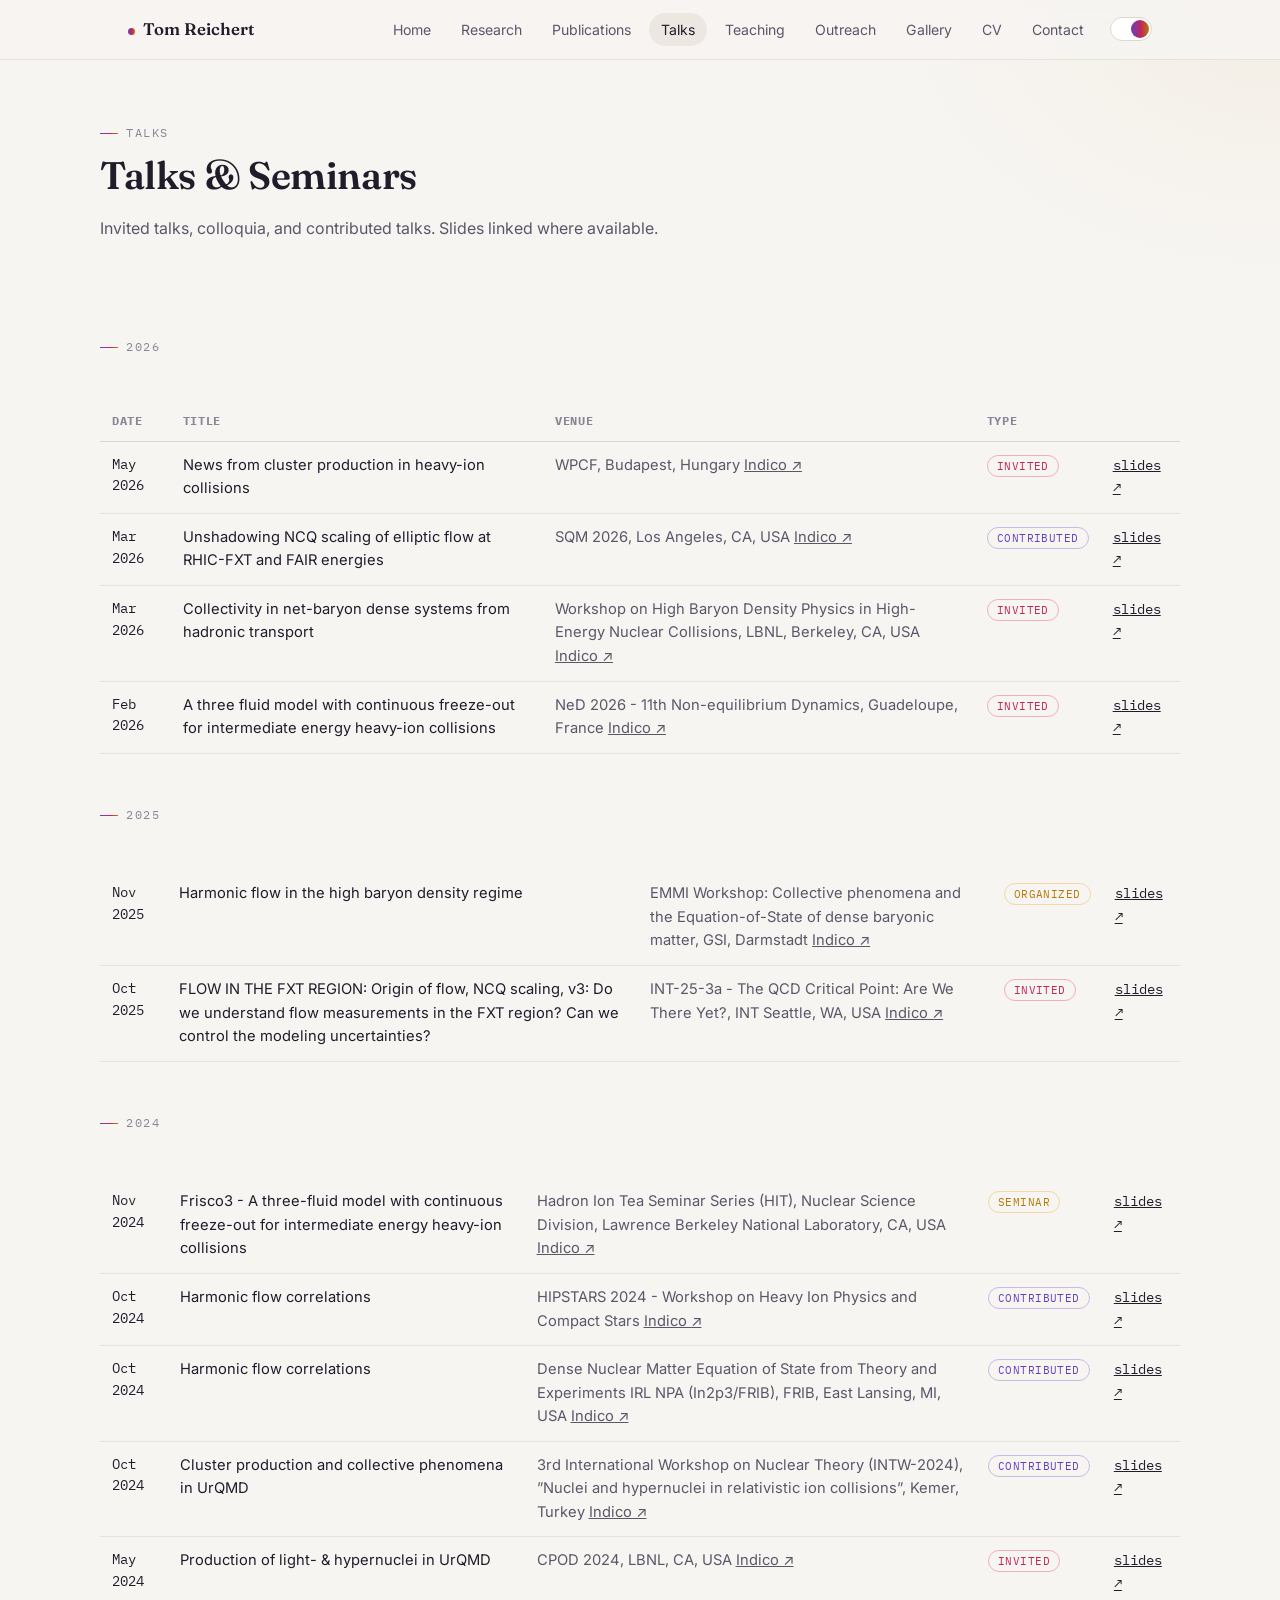
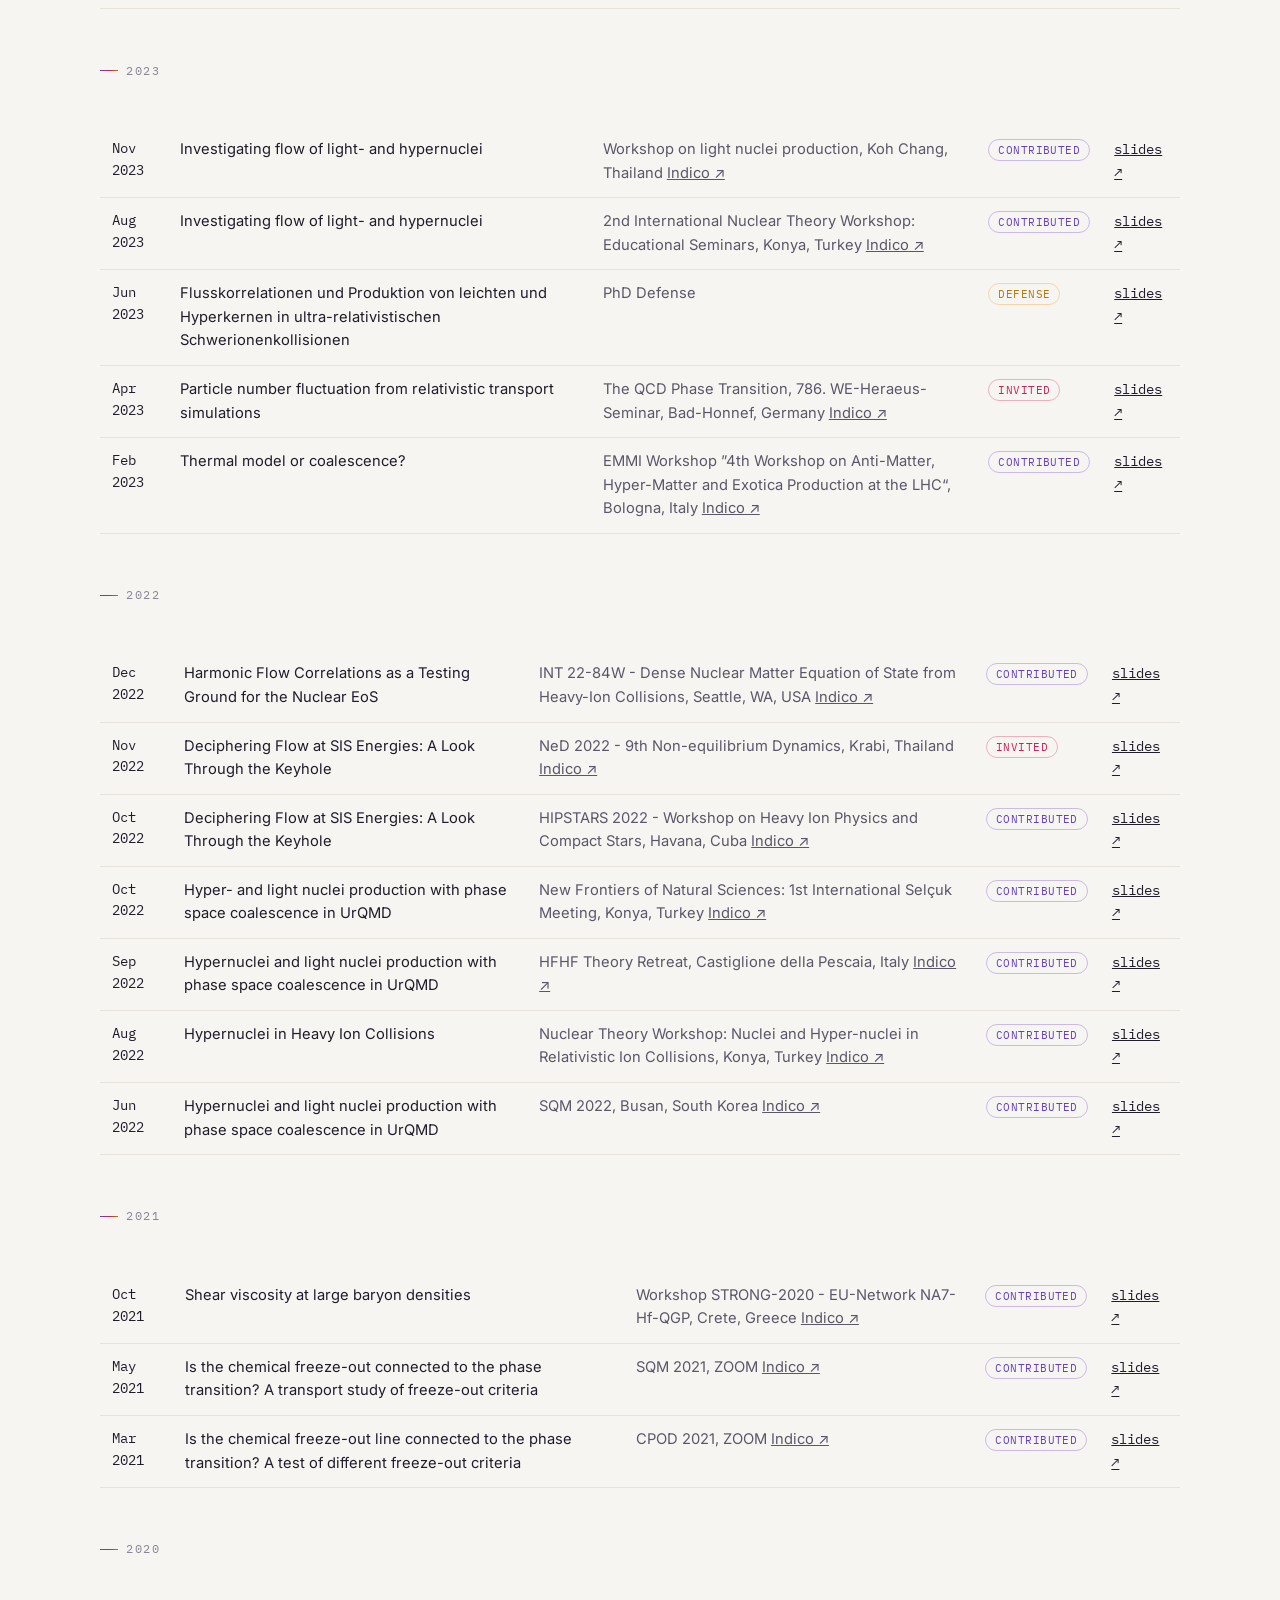
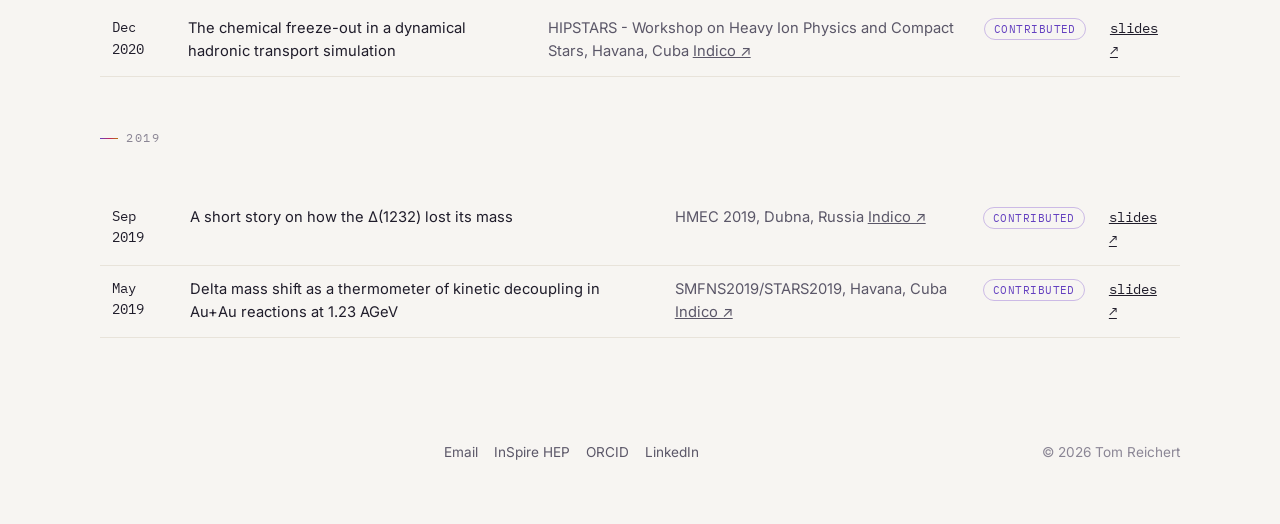
<file: talks.html>
<!DOCTYPE html>
<html lang="en">
<head>
<meta charset="UTF-8">
<script>(function(){try{if(localStorage.getItem("site-theme")!=="dark"){document.documentElement.setAttribute("data-theme","light");}}catch(e){}})();</script>
<meta name="viewport" content="width=device-width, initial-scale=1.0">
<title>Talks — Tom Reichert</title>
<meta name="description" content="Invited talks and seminars by Tom Reichert.">
<link rel="preconnect" href="https://fonts.googleapis.com">
<link rel="preconnect" href="https://fonts.gstatic.com" crossorigin>
<link href="https://fonts.googleapis.com/css2?family=Fraunces:ital,wght@0,500;0,600;1,500&family=Inter:wght@400;500;600&family=IBM+Plex+Mono:wght@400;500&display=swap" rel="stylesheet">
<link rel="stylesheet" href="css/style.css">
<link rel="icon" href="assets/images/favicon.svg" type="image/svg+xml">
</head>
<body>

  <nav class="site-nav">
    <div class="inner">
      <a href="index.html" class="brand"><span class="dot"></span>Tom Reichert</a>
      <div class="nav-right">
        <ul class="nav-links">
          <li><a href="index.html">Home</a></li>
          <li><a href="research.html">Research</a></li>
          <li><a href="publications.html">Publications</a></li>
          <li><a href="talks.html">Talks</a></li>
          <li><a href="teaching.html">Teaching</a></li>
          <li><a href="outreach.html">Outreach</a></li>
          <li><a href="gallery.html">Gallery</a></li>
          <li><a href="cv.html">CV</a></li>
          <li><a href="contact.html">Contact</a></li>
        </ul>
        <button class="theme-toggle" id="theme-toggle" type="button" aria-label="Switch to light theme" aria-pressed="false" title="Switch color theme">
          <span class="theme-toggle-thumb"></span>
        </button>
        <button class="nav-toggle" aria-label="Toggle navigation">☰</button>
      </div>
    </div>
  </nav>

<main>
  <div class="container page-header">
    <p class="eyebrow">Talks</p>
    <h1>Talks &amp; Seminars</h1>
    <p class="muted">Invited talks, colloquia, and contributed talks. Slides linked where available.</p>
  </div>

  <section class="section container" style="border-bottom:none;">
    <div class="section-head"><p class="eyebrow">2026</p></div>
    <table class="data-table">
      <thead><tr><th>Date</th><th>Title</th><th>Venue</th><th>Type</th><th></th></tr></thead>
      <tbody>
        <tr>
          <td class="mono small">May 2026</td>
          <td>News from cluster production in heavy-ion collisions</td>
          <td class="muted">WPCF, Budapest, Hungary <a href="https://wpcf2026.elte.hu">Indico ↗</a></td>
          <td><span class="tag tag-magenta">Invited</span></td>
          <td><a href="#" class="mono small">slides ↗</a></td>
        </tr>
        <tr>
          <td class="mono small">Mar 2026</td>
          <td>Unshadowing NCQ scaling of elliptic flow at RHIC-FXT and FAIR energies</td>
          <td class="muted">SQM 2026, Los Angeles, CA, USA <a href="https://indico.global/event/13943/contributions/143385/">Indico ↗</a></td>
          <td><span class="tag tag-violet">Contributed</span></td>
          <td><a href="#" class="mono small">slides ↗</a></td>
        </tr>
        <tr>
          <td class="mono small">Mar 2026</td>
          <td>Collectivity in net-baryon dense systems from hadronic transport</td>
          <td class="muted">Workshop on High Baryon Density Physics in High-Energy Nuclear Collisions, LBNL, Berkeley, CA, USA <a href="https://conferences.lbl.gov/event/2354/overview">Indico ↗</a></td>
          <td><span class="tag tag-magenta">Invited</span></td>
          <td><a href="#" class="mono small">slides ↗</a></td>
        </tr>
        <tr>
          <td class="mono small">Feb 2026</td>
          <td>A three fluid model with continuous freeze-out for intermediate energy heavy-ion collisions</td>
          <td class="muted">NeD 2026 - 11th Non-equilibrium Dynamics, Guadeloupe, France <a href="https://theory.gsi.de/~ebratkov/Conferences/NeD-2026/index.html">Indico ↗</a></td>
          <td><span class="tag tag-magenta">Invited</span></td>
          <td><a href="#" class="mono small">slides ↗</a></td>
        </tr>
      </tbody>
    </table>

    <div class="section-head" style="margin-top:44px;"><p class="eyebrow">2025</p></div>
    <table class="data-table">
      <tbody>
        <tr>
          <td class="mono small">Nov 2025</td>
          <td>Harmonic flow in the high baryon density regime</td>
          <td class="muted">EMMI Workshop: Collective phenomena and the Equation-of-State of dense baryonic matter, GSI, Darmstadt <a href="#">Indico ↗</a></td>
          <td><span class="tag tag-gold">Organized</span></td>
          <td><a href="#" class="mono small">slides ↗</a></td>
        </tr>
        <tr>
          <td class="mono small">Oct 2025</td>
          <td> FLOW IN THE FXT REGION: Origin of flow, NCQ scaling, v3: Do we understand flow measurements in the FXT region? Can we control the modeling uncertainties?</td>
          <td class="muted">INT-25-3a - The QCD Critical Point: Are We There Yet?, INT Seattle, WA, USA <a href="https://www.int.washington.edu/programs-and-workshops/25-3a">Indico ↗</a></td>
          <td><span class="tag tag-magenta">Invited</span></td>
          <td><a href="#" class="mono small">slides ↗</a></td>
        </tr>
      </tbody>
    </table>

    <div class="section-head" style="margin-top:44px;"><p class="eyebrow">2024</p></div>
    <table class="data-table">
      <tbody>
        <tr>
          <td class="mono small">Nov 2024</td>
          <td>Frisco3 - A three-fluid model with continuous freeze-out for intermediate energy heavy-ion collisions</td>
          <td class="muted">Hadron Ion Tea Seminar Series (HIT), Nuclear Science Division, Lawrence Berkeley National Laboratory, CA, USA <a href="#">Indico ↗</a></td>
          <td><span class="tag tag-gold">Seminar</span></td>
          <td><a href="#" class="mono small">slides ↗</a></td>
        </tr>
        <tr>
          <td class="mono small">Oct 2024</td>
          <td>Harmonic flow correlations</td>
          <td class="muted">HIPSTARS 2024 - Workshop on Heavy Ion Physics and Compact Stars <a href="#">Indico ↗</a></td>
          <td><span class="tag tag-violet">Contributed</span></td>
          <td><a href="#" class="mono small">slides ↗</a></td>
        </tr>
        <tr>
          <td class="mono small">Oct 2024</td>
          <td>Harmonic flow correlations</td>
          <td class="muted">Dense Nuclear Matter Equation of State from Theory and Experiments IRL NPA (In2p3/FRIB), FRIB, East Lansing, MI, USA <a href="#">Indico ↗</a></td>
          <td><span class="tag tag-violet">Contributed</span></td>
          <td><a href="#" class="mono small">slides ↗</a></td>
        </tr>
        <tr>
          <td class="mono small">Oct 2024</td>
          <td>Cluster production and collective phenomena in UrQMD</td>
          <td class="muted">3rd International Workshop on Nuclear Theory (INTW-2024), ”Nuclei and hypernuclei in relativistic ion collisions”, Kemer, Turkey <a href="#">Indico ↗</a></td>
          <td><span class="tag tag-violet">Contributed</span></td>
          <td><a href="#" class="mono small">slides ↗</a></td>
        </tr>
        <tr>
          <td class="mono small">May 2024</td>
          <td>Production of light- & hypernuclei in UrQMD</td>
          <td class="muted">CPOD 2024, LBNL, CA, USA <a href="#">Indico ↗</a></td>
          <td><span class="tag tag-magenta">Invited</span></td>
          <td><a href="#" class="mono small">slides ↗</a></td>
        </tr>
      </tbody>
    </table>

    <div class="section-head" style="margin-top:44px;"><p class="eyebrow">2023</p></div>
    <table class="data-table">
      <tbody>
        <tr>
          <td class="mono small">Nov 2023</td>
          <td>Investigating flow of light- and hypernuclei</td>
          <td class="muted">Workshop on light nuclei production, Koh Chang, Thailand <a href="#">Indico ↗</a></td>
          <td><span class="tag tag-violet">Contributed</span></td>
          <td><a href="#" class="mono small">slides ↗</a></td>
        </tr>
        <tr>
          <td class="mono small">Aug 2023</td>
          <td>Investigating flow of light- and hypernuclei</td>
          <td class="muted">2nd International Nuclear Theory Workshop: Educational Seminars, Konya, Turkey <a href="#">Indico ↗</a></td>
          <td><span class="tag tag-violet">Contributed</span></td>
          <td><a href="#" class="mono small">slides ↗</a></td>
        </tr>
        <tr>
          <td class="mono small">Jun 2023</td>
          <td>Flusskorrelationen und Produktion von leichten und Hyperkernen in ultra-relativistischen Schwerionenkollisionen</td>
          <td class="muted">PhD Defense</td>
          <td><span class="tag tag-gold">Defense</span></td>
          <td><a href="#" class="mono small">slides ↗</a></td>
        </tr>
        <tr>
          <td class="mono small">Apr 2023</td>
          <td>Particle number fluctuation from relativistic transport simulations</td>
          <td class="muted">The QCD Phase Transition, 786. WE-Heraeus-Seminar, Bad-Honnef, Germany <a href="https://www.we-heraeus-stiftung.de/veranstaltungen/the-qcd-phase-transition/">Indico ↗</a></td>
          <td><span class="tag tag-magenta">Invited</span></td>
          <td><a href="#" class="mono small">slides ↗</a></td>
        </tr>
        <tr>
          <td class="mono small">Feb 2023</td>
          <td>Thermal model or coalescence?</td>
          <td class="muted">EMMI Workshop ”4th Workshop on Anti-Matter, Hyper-Matter and Exotica Production at the LHC“, Bologna, Italy <a href="https://indico.gsi.de/event/15762/">Indico ↗</a></td>
          <td><span class="tag tag-violet">Contributed</span></td>
          <td><a href="#" class="mono small">slides ↗</a></td>
        </tr>
      </tbody>
    </table>

    <div class="section-head" style="margin-top:44px;"><p class="eyebrow">2022</p></div>
    <table class="data-table">
      <tbody>
        <tr>
          <td class="mono small">Dec 2022</td>
          <td>Harmonic Flow Correlations as a Testing Ground for the Nuclear EoS</td>
          <td class="muted">INT 22-84W - Dense Nuclear Matter Equation of State from Heavy-Ion Collisions, Seattle, WA, USA <a href="https://www.int.washington.edu/programs-and-workshops/22-84w">Indico ↗</a></td>
          <td><span class="tag tag-violet">Contributed</span></td>
          <td><a href="#" class="mono small">slides ↗</a></td>
        </tr>
        <tr>
          <td class="mono small">Nov 2022</td>
          <td>Deciphering Flow at SIS Energies: A Look Through the Keyhole</td>
          <td class="muted">NeD 2022 - 9th Non-equilibrium Dynamics, Krabi, Thailand <a href="http://theory.gsi.de/~ebratkov/Conferences/NeD-2022/index.html">Indico ↗</a></td>
          <td><span class="tag tag-magenta">Invited</span></td>
          <td><a href="#" class="mono small">slides ↗</a></td>
        </tr>
        <tr>
          <td class="mono small">Oct 2022</td>
          <td>Deciphering Flow at SIS Energies: A Look Through the Keyhole</td>
          <td class="muted">HIPSTARS 2022 - Workshop on Heavy Ion Physics and Compact Stars, Havana, Cuba <a href="#">Indico ↗</a></td>
          <td><span class="tag tag-violet">Contributed</span></td>
          <td><a href="#" class="mono small">slides ↗</a></td>
        </tr>
        <tr>
          <td class="mono small">Oct 2022</td>
          <td>Hyper- and light nuclei production with phase space coalescence in UrQMD</td>
          <td class="muted">New Frontiers of Natural Sciences: 1st International Selçuk Meeting, Konya, Turkey <a href="#">Indico ↗</a></td>
          <td><span class="tag tag-violet">Contributed</span></td>
          <td><a href="#" class="mono small">slides ↗</a></td>
        </tr>
        <tr>
          <td class="mono small">Sep 2022</td>
          <td>Hypernuclei and light nuclei production with phase space coalescence in UrQMD</td>
          <td class="muted">HFHF Theory Retreat, Castiglione della Pescaia, Italy <a href="http://theory.gsi.de/~ebratkov/Conferences/HFHF-2022/index.html">Indico ↗</a></td>
          <td><span class="tag tag-violet">Contributed</span></td>
          <td><a href="#" class="mono small">slides ↗</a></td>
        </tr>
        <tr>
          <td class="mono small">Aug 2022</td>
          <td>Hypernuclei in Heavy Ion Collisions</td>
          <td class="muted">Nuclear Theory Workshop: Nuclei and Hyper-nuclei in Relativistic Ion Collisions, Konya, Turkey <a href="#">Indico ↗</a></td>
          <td><span class="tag tag-violet">Contributed</span></td>
          <td><a href="#" class="mono small">slides ↗</a></td>
        </tr>
        <tr>
          <td class="mono small">Jun 2022</td>
          <td>Hypernuclei and light nuclei production with phase space coalescence in UrQMD</td>
          <td class="muted">SQM 2022, Busan, South Korea <a href="https://indico.cern.ch/event/1037821/">Indico ↗</a></td>
          <td><span class="tag tag-violet">Contributed</span></td>
          <td><a href="#" class="mono small">slides ↗</a></td>
        </tr>
      </tbody>
    </table>

    <div class="section-head" style="margin-top:44px;"><p class="eyebrow">2021</p></div>
    <table class="data-table">
      <tbody>
        <tr>
          <td class="mono small">Oct 2021</td>
          <td>Shear viscosity at large baryon densities</td>
          <td class="muted">Workshop STRONG-2020 - EU-Network NA7-Hf-QGP, Crete, Greece <a href="http://theory.gsi.de/~ebratkov/Conferences/STRONG2021/index.html">Indico ↗</a></td>
          <td><span class="tag tag-violet">Contributed</span></td>
          <td><a href="#" class="mono small">slides ↗</a></td>
        </tr>
        <tr>
          <td class="mono small">May 2021</td>
          <td>Is the chemical freeze-out connected to the phase transition? A transport study of freeze-out criteria</td>
          <td class="muted">SQM 2021, ZOOM <a href="https://indico.cern.ch/event/985652/">Indico ↗</a></td>
          <td><span class="tag tag-violet">Contributed</span></td>
          <td><a href="#" class="mono small">slides ↗</a></td>
        </tr>
        <tr>
          <td class="mono small">Mar 2021</td>
          <td>Is the chemical freeze-out line connected to the phase transition? A test of different freeze-out criteria</td>
          <td class="muted">CPOD 2021, ZOOM <a href="https://indico.cern.ch/event/985460/">Indico ↗</a></td>
          <td><span class="tag tag-violet">Contributed</span></td>
          <td><a href="#" class="mono small">slides ↗</a></td>
        </tr>
      </tbody>
    </table>

    <div class="section-head" style="margin-top:44px;"><p class="eyebrow">2020</p></div>
    <table class="data-table">
      <tbody>
        <tr>
          <td class="mono small">Dec 2020</td>
          <td>The chemical freeze-out in a dynamical hadronic transport simulation</td>
          <td class="muted">HIPSTARS - Workshop on Heavy Ion Physics and Compact Stars, Havana, Cuba <a href="#">Indico ↗</a></td>
          <td><span class="tag tag-violet">Contributed</span></td>
          <td><a href="#" class="mono small">slides ↗</a></td>
        </tr>
      </tbody>
    </table>

    <div class="section-head" style="margin-top:44px;"><p class="eyebrow">2019</p></div>
    <table class="data-table">
      <tbody>
        <tr>
          <td class="mono small">Sep 2019</td>
          <td>A short story on how the ∆(1232) lost its mass</td>
          <td class="muted">HMEC 2019, Dubna, Russia <a href="#">Indico ↗</a></td>
          <td><span class="tag tag-violet">Contributed</span></td>
          <td><a href="#" class="mono small">slides ↗</a></td>
        </tr>
        <tr>
          <td class="mono small">May 2019</td>
          <td>Delta mass shift as a thermometer of kinetic decoupling in Au+Au reactions at 1.23 AGeV</td>
          <td class="muted">SMFNS2019/STARS2019, Havana, Cuba <a href="https://indico.global/event/8944/">Indico ↗</a></td>
          <td><span class="tag tag-violet">Contributed</span></td>
          <td><a href="#" class="mono small">slides ↗</a></td>
        </tr>
      </tbody>
    </table>

  </section>
</main>

<footer class="site-footer container">
  <div class="inner">
    <span class="phase-mark mono small"></span>
    <ul class="footer-links">
      <li><a href="mailto:tom.reichert@cern.ch">Email</a></li>
      <li><a href="https://inspirehep.net/authors/1729083?ui-citation-summary=true">InSpire HEP</a></li>
      <li><a href="https://orcid.org/0000-0003-4353-5024">ORCID</a></li>
      <li><a href="https://www.linkedin.com/in/tom-reichert/">LinkedIn</a></li>
    </ul>
    <span>© 2026 Tom Reichert</span>
  </div>
</footer>

<script src="js/main.js"></script>
</body>
</html>
</file>
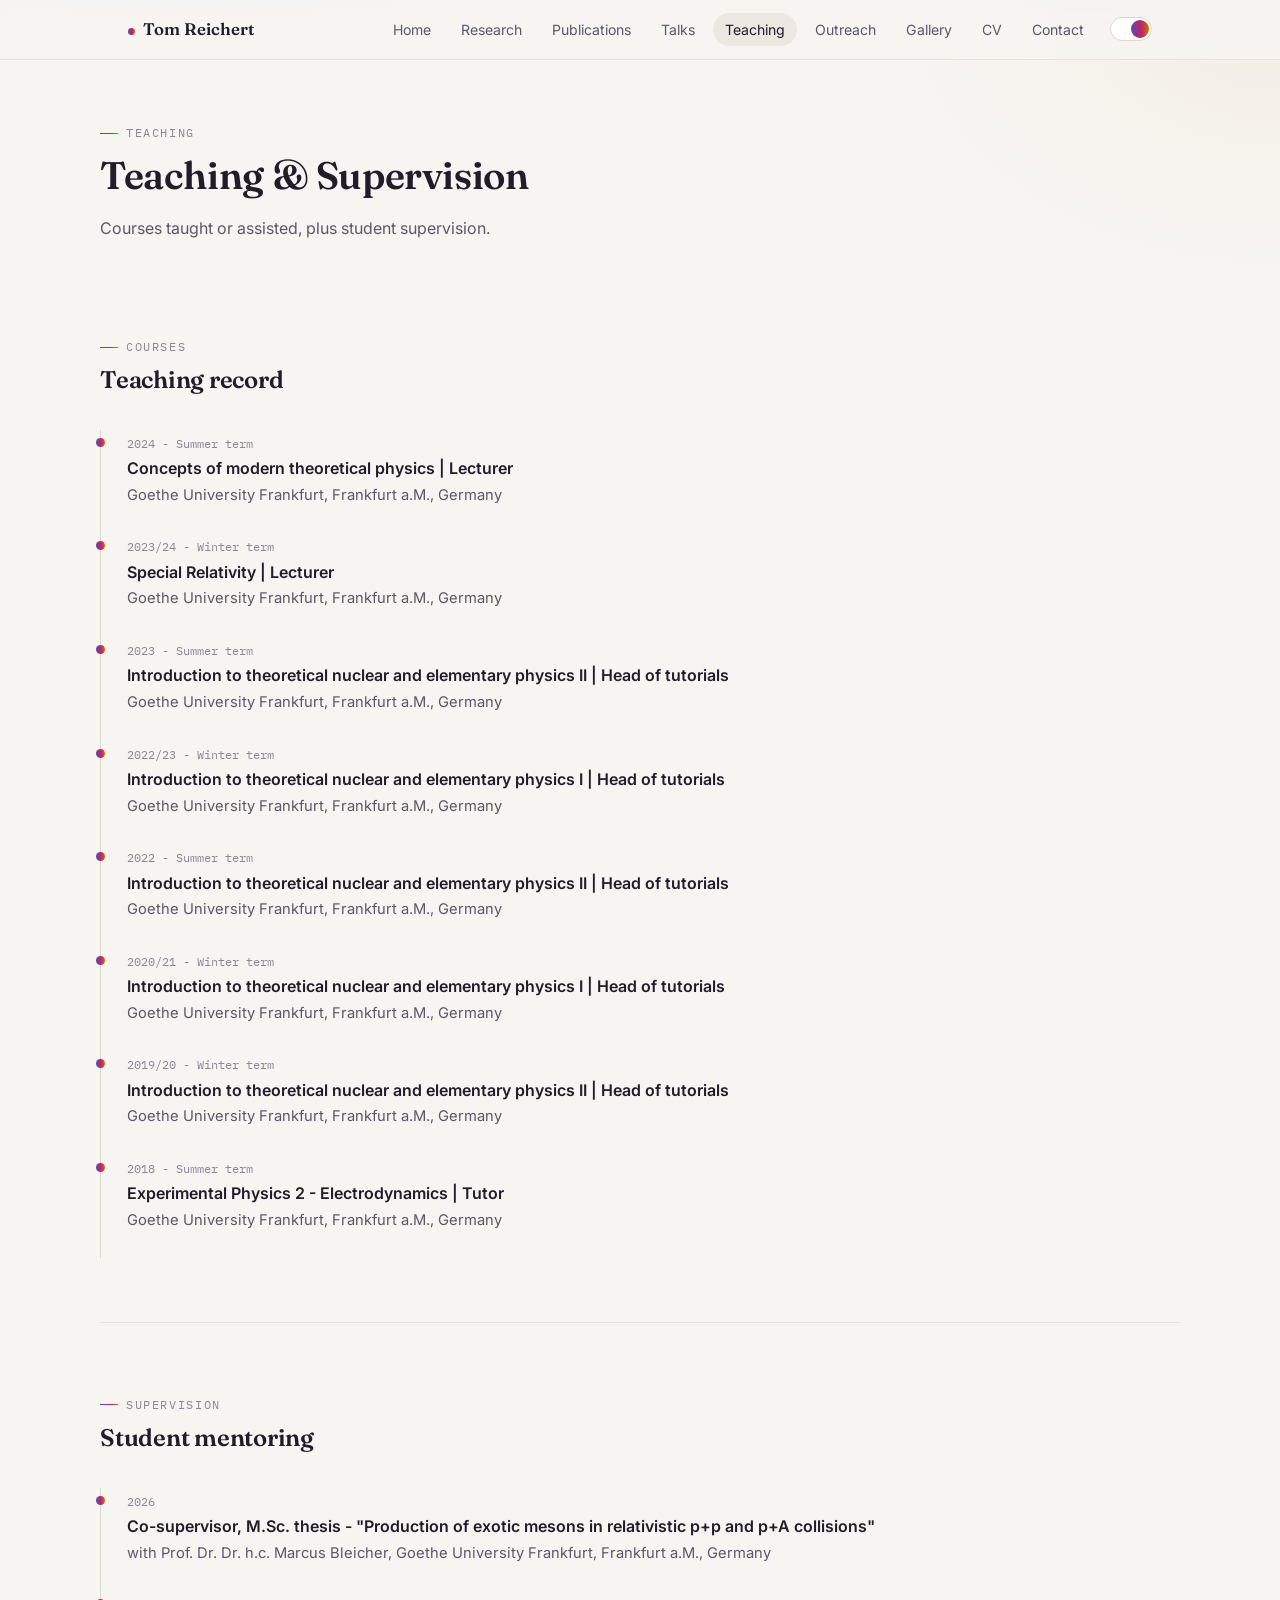
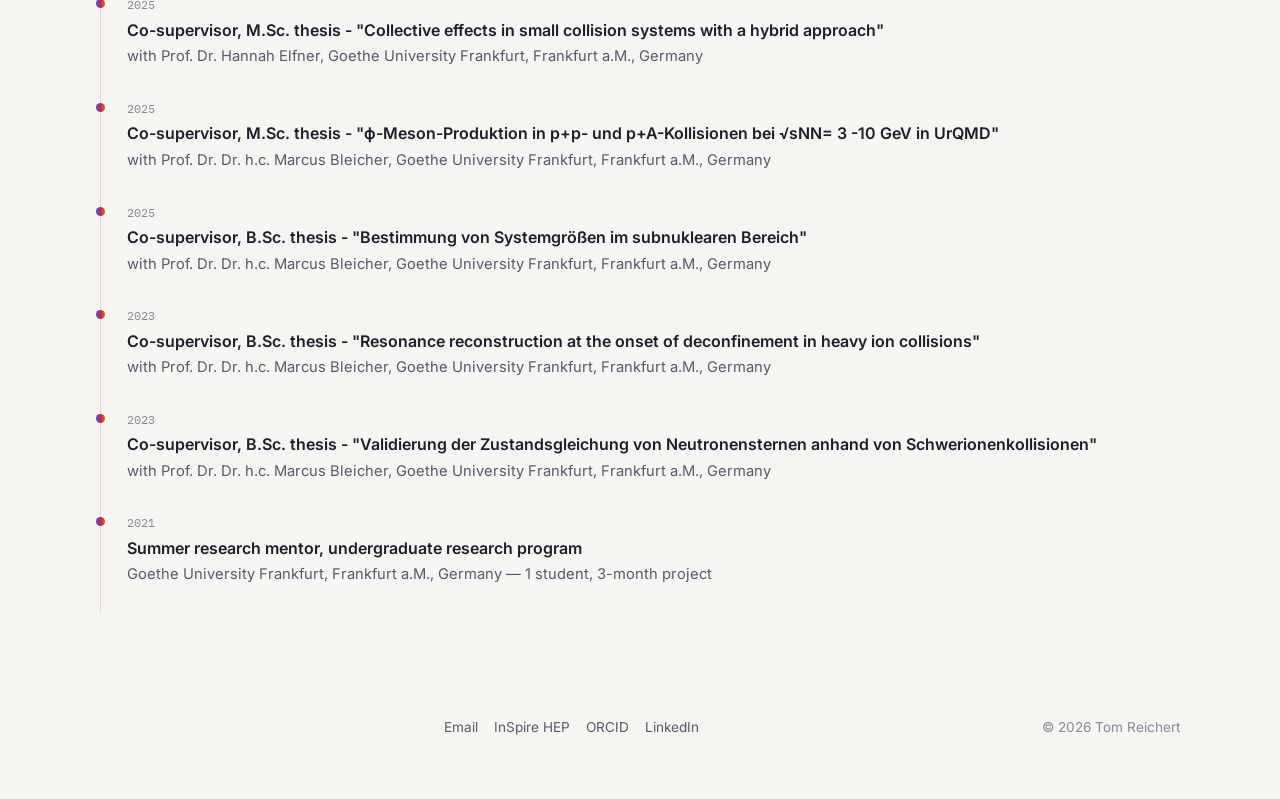
<file: teaching.html>
<!DOCTYPE html>
<html lang="en">
<head>
<meta charset="UTF-8">
<script>(function(){try{if(localStorage.getItem("site-theme")!=="dark"){document.documentElement.setAttribute("data-theme","light");}}catch(e){}})();</script>
<meta name="viewport" content="width=device-width, initial-scale=1.0">
<title>Teaching — Tom Reichert</title>
<meta name="description" content="Teaching and supervision record of Tom Reichert.">
<link rel="preconnect" href="https://fonts.googleapis.com">
<link rel="preconnect" href="https://fonts.gstatic.com" crossorigin>
<link href="https://fonts.googleapis.com/css2?family=Fraunces:ital,wght@0,500;0,600;1,500&family=Inter:wght@400;500;600&family=IBM+Plex+Mono:wght@400;500&display=swap" rel="stylesheet">
<link rel="stylesheet" href="css/style.css">
<link rel="icon" href="assets/images/favicon.svg" type="image/svg+xml">
</head>
<body>

  <nav class="site-nav">
    <div class="inner">
      <a href="index.html" class="brand"><span class="dot"></span>Tom Reichert</a>
      <div class="nav-right">
        <ul class="nav-links">
          <li><a href="index.html">Home</a></li>
          <li><a href="research.html">Research</a></li>
          <li><a href="publications.html">Publications</a></li>
          <li><a href="talks.html">Talks</a></li>
          <li><a href="teaching.html">Teaching</a></li>
          <li><a href="outreach.html">Outreach</a></li>
          <li><a href="gallery.html">Gallery</a></li>
          <li><a href="cv.html">CV</a></li>
          <li><a href="contact.html">Contact</a></li>
        </ul>
        <button class="theme-toggle" id="theme-toggle" type="button" aria-label="Switch to light theme" aria-pressed="false" title="Switch color theme">
          <span class="theme-toggle-thumb"></span>
        </button>
        <button class="nav-toggle" aria-label="Toggle navigation">☰</button>
      </div>
    </div>
  </nav>

<main>
  <div class="container page-header">
    <p class="eyebrow">Teaching</p>
    <h1>Teaching &amp; Supervision</h1>
    <p class="muted">Courses taught or assisted, plus student supervision.</p>
  </div>

  <section class="section container">
    <div class="section-head"><p class="eyebrow">Courses</p><h2>Teaching record</h2></div>
    <ul class="timeline">
      <li>
        <span class="when">2024 - Summer term</span>
        <div class="what">Concepts of modern theoretical physics | Lecturer</div>
        <div class="where">Goethe University Frankfurt, Frankfurt a.M., Germany</div>
      </li>
      <li>
        <span class="when">2023/24 - Winter term</span>
        <div class="what">Special Relativity | Lecturer</div>
        <div class="where">Goethe University Frankfurt, Frankfurt a.M., Germany</div>
      </li>
      <li>
        <span class="when">2023 - Summer term</span>
        <div class="what">Introduction to theoretical nuclear and elementary physics II | Head of tutorials</div>
        <div class="where">Goethe University Frankfurt, Frankfurt a.M., Germany</div>
      </li>
      <li>
        <span class="when">2022/23 - Winter term</span>
        <div class="what">Introduction to theoretical nuclear and elementary physics I | Head of tutorials</div>
        <div class="where">Goethe University Frankfurt, Frankfurt a.M., Germany</div>
      </li>
      <li>
        <span class="when">2022 - Summer term</span>
        <div class="what">Introduction to theoretical nuclear and elementary physics II | Head of tutorials</div>
        <div class="where">Goethe University Frankfurt, Frankfurt a.M., Germany</div>
      </li>
      <li>
        <span class="when">2020/21 - Winter term</span>
        <div class="what">Introduction to theoretical nuclear and elementary physics I | Head of tutorials</div>
        <div class="where">Goethe University Frankfurt, Frankfurt a.M., Germany</div>
      </li>
      <li>
        <span class="when">2019/20 - Winter term</span>
        <div class="what">Introduction to theoretical nuclear and elementary physics II | Head of tutorials</div>
        <div class="where">Goethe University Frankfurt, Frankfurt a.M., Germany</div>
      </li>
      <li>
        <span class="when">2018 - Summer term</span>
        <div class="what">Experimental Physics 2 - Electrodynamics | Tutor</div>
        <div class="where">Goethe University Frankfurt, Frankfurt a.M., Germany</div>
      </li>
    </ul>
  </section>

  <section class="section container" style="border-bottom:none;">
    <div class="section-head"><p class="eyebrow">Supervision</p><h2>Student mentoring</h2></div>
    <ul class="timeline">
      <li>
        <!-- Lisa MSc -->
        <span class="when">2026</span>
        <div class="what">Co-supervisor, M.Sc. thesis - "Production of exotic mesons in relativistic p+p and p+A collisions"</div>
        <div class="where">with Prof. Dr. Dr. h.c. Marcus Bleicher, Goethe University Frankfurt, Frankfurt a.M., Germany</div>
      </li>
      <li>
        <!-- Lucas MSc -->
        <span class="when">2025</span>
        <div class="what">Co-supervisor, M.Sc. thesis - "Collective effects in small collision systems with a hybrid approach"</div>
        <div class="where">with Prof. Dr. Hannah Elfner, Goethe University Frankfurt, Frankfurt a.M., Germany</div>
      </li>
      <li>
        <!-- Alex MSc -->
        <span class="when">2025</span>
        <div class="what">Co-supervisor, M.Sc. thesis - "ϕ-Meson-Produktion in p+p- und p+A-Kollisionen bei √sNN= 3 -10 GeV in UrQMD"</div>
        <div class="where">with Prof. Dr. Dr. h.c. Marcus Bleicher, Goethe University Frankfurt, Frankfurt a.M., Germany</div>
      </li>
      <li>
        <!-- Ina BSc -->
        <span class="when">2025</span>
        <div class="what">Co-supervisor, B.Sc. thesis - "Bestimmung von Systemgrößen im subnuklearen Bereich"</div>
        <div class="where">with Prof. Dr. Dr. h.c. Marcus Bleicher, Goethe University Frankfurt, Frankfurt a.M., Germany</div>
      </li>
      <li>
        <!-- Lisa BSc -->
        <span class="when">2023</span>
        <div class="what">Co-supervisor, B.Sc. thesis - "Resonance reconstruction at the onset of deconfinement in heavy ion collisions"</div>
        <div class="where">with Prof. Dr. Dr. h.c. Marcus Bleicher, Goethe University Frankfurt, Frankfurt a.M., Germany</div>
      </li>
      <li>
        <!-- Bülent BSc -->
        <span class="when">2023</span>
        <div class="what">Co-supervisor, B.Sc. thesis - "Validierung der Zustandsgleichung von Neutronensternen anhand von Schwerionenkollisionen"</div>
        <div class="where">with Prof. Dr. Dr. h.c. Marcus Bleicher, Goethe University Frankfurt, Frankfurt a.M., Germany</div>
      </li>
      <li>
        <!-- Hannah photons -->
        <span class="when">2021</span>
        <div class="what">Summer research mentor, undergraduate research program</div>
        <div class="where">Goethe University Frankfurt, Frankfurt a.M., Germany — 1 student, 3-month project</div>
      </li>
    </ul>
  </section>
</main>

<footer class="site-footer container">
  <div class="inner">
    <span class="phase-mark mono small"></span>
    <ul class="footer-links">
      <li><a href="mailto:tom.reichert@cern.ch">Email</a></li>
      <li><a href="https://inspirehep.net/authors/1729083?ui-citation-summary=true">InSpire HEP</a></li>
      <li><a href="https://orcid.org/0000-0003-4353-5024">ORCID</a></li>
      <li><a href="https://www.linkedin.com/in/tom-reichert/">LinkedIn</a></li>
    </ul>
    <span>© 2026 Tom Reichert</span>
  </div>
</footer>

<script src="js/main.js"></script>
</body>
</html>
</file>
<file: css/style.css>
/* ==========================================================================
   Design tokens
   Palette drawn from the QCD phase diagram / heavy-ion "fireball" thermal
   scale: cool confined matter (violet) -> deconfinement (magenta) ->
   quark-gluon plasma (gold). Ink-navy surface, not pure black, so the page
   has depth instead of feeling empty.
   ========================================================================== */
:root {
  --bg: #12141c;
  --bg-alt: #171a25;
  --surface: #1b1f2d;
  --surface-2: #232840;
  --border: #2b2f42;
  --border-soft: #23273a;

  --text: #edeef4;
  --text-muted: #9aa0ba;
  --text-faint: #6a708c;

  --violet: #8a63d2;
  --magenta: #e2496b;
  --gold: #f2a93b;
  --gradient: linear-gradient(90deg, var(--violet) 0%, var(--magenta) 55%, var(--gold) 100%);
  --nucleus-l: #c9b8f0;
  --nucleus-r: #f2c98a;
  --nav-bg: rgba(18, 20, 28, 0.82);

  --font-display: "Fraunces", Georgia, serif;
  --font-body: "Inter", -apple-system, BlinkMacSystemFont, "Segoe UI", sans-serif;
  --font-mono: "IBM Plex Mono", ui-monospace, "SFMono-Regular", Menlo, monospace;

  --maxw: 1080px;
  --radius: 10px;
  --radius-sm: 6px;

  --shadow-card: 0 1px 2px rgba(0,0,0,0.3), 0 8px 24px -12px rgba(0,0,0,0.5);
}

@media (prefers-color-scheme: light) {
  /* Site is designed dark-first as an intentional choice; no light override. */
}

* { box-sizing: border-box; }
html { scroll-behavior: smooth; }

@media (prefers-reduced-motion: reduce) {
  html { scroll-behavior: auto; }
  *, *::before, *::after {
    animation-duration: 0.001ms !important;
    animation-iteration-count: 1 !important;
    transition-duration: 0.001ms !important;
    scroll-behavior: auto !important;
  }
}

body {
  margin: 0;
  background: var(--bg);
  background-image:
    radial-gradient(ellipse 900px 500px at 15% -10%, rgba(138,99,210,0.14), transparent 60%),
    radial-gradient(ellipse 700px 500px at 100% 0%, rgba(242,169,59,0.08), transparent 55%);
  background-repeat: no-repeat;
  color: var(--text);
  font-family: var(--font-body);
  font-size: 16px;
  line-height: 1.6;
  -webkit-font-smoothing: antialiased;
}

a { color: inherit; }
img { max-width: 100%; display: block; }

::selection { background: var(--magenta); color: #12141c; }

:focus-visible {
  outline: 2px solid var(--gold);
  outline-offset: 3px;
  border-radius: 4px;
}

h1, h2, h3, h4 {
  font-family: var(--font-display);
  font-weight: 600;
  line-height: 1.15;
  margin: 0 0 0.5em;
  letter-spacing: -0.01em;
}

p { margin: 0 0 1em; color: var(--text); }
.lede { color: var(--text-muted); }

.eyebrow {
  font-family: var(--font-mono);
  font-size: 0.72rem;
  letter-spacing: 0.14em;
  text-transform: uppercase;
  color: var(--text-faint);
  display: inline-flex;
  align-items: center;
  gap: 8px;
  margin-bottom: 10px;
}
.eyebrow::before {
  content: "";
  width: 18px;
  height: 1px;
  background: var(--gradient);
}

.container {
  max-width: var(--maxw);
  margin: 0 auto;
  padding: 0 28px;
}

/* ---------------- Nav ---------------- */
.site-nav {
  position: sticky;
  top: 0;
  z-index: 50;
  background: var(--nav-bg);
  backdrop-filter: blur(10px);
  border-bottom: 1px solid var(--border-soft);
}
.site-nav .inner {
  max-width: var(--maxw);
  margin: 0 auto;
  padding: 16px 28px;
  display: flex;
  align-items: center;
  justify-content: space-between;
  gap: 20px;
}
.brand {
  font-family: var(--font-display);
  font-size: 1.05rem;
  font-weight: 600;
  text-decoration: none;
  color: var(--text);
  display: flex;
  align-items: baseline;
  gap: 8px;
  white-space: nowrap;
}
.brand .dot {
  width: 7px; height: 7px;
  border-radius: 50%;
  background: var(--gradient);
  display: inline-block;
}
.nav-links {
  display: flex;
  gap: 6px;
  flex-wrap: wrap;
  list-style: none;
  margin: 0; padding: 0;
}
.nav-links a {
  text-decoration: none;
  font-size: 0.88rem;
  color: var(--text-muted);
  padding: 8px 12px;
  border-radius: 999px;
  transition: color .15s ease, background .15s ease;
}
.nav-links a:hover { color: var(--text); background: var(--surface); }
.nav-links a.active { color: var(--text); background: var(--surface-2); }
.nav-toggle { display: none; }

@media (max-width: 860px) {
  .nav-toggle {
    display: inline-flex;
    align-items: center; justify-content: center;
    width: 36px; height: 36px;
    background: var(--surface);
    border: 1px solid var(--border);
    border-radius: 8px;
    color: var(--text);
    cursor: pointer;
  }
  .nav-links {
    position: absolute;
    top: 100%; left: 0; right: 0;
    flex-direction: column;
    background: var(--bg-alt);
    border-bottom: 1px solid var(--border-soft);
    padding: 10px 20px 16px;
    display: none;
  }
  .nav-links.open { display: flex; }
  .nav-links a { padding: 10px 8px; }
}

/* ---------------- Buttons ---------------- */
.btn {
  display: inline-flex;
  align-items: center;
  gap: 8px;
  font-family: var(--font-mono);
  font-size: 0.82rem;
  letter-spacing: 0.02em;
  text-decoration: none;
  padding: 11px 18px;
  border-radius: 999px;
  border: 1px solid var(--border);
  color: var(--text);
  background: var(--surface);
  cursor: pointer;
  transition: transform .15s ease, border-color .15s ease, background .15s ease;
}
.btn:hover { border-color: var(--text-faint); transform: translateY(-1px); }
.btn-primary {
  background: var(--gradient);
  color: #14121b;
  border: none;
  font-weight: 600;
}
.btn-primary:hover { filter: brightness(1.06); }
.btn-row { display: flex; gap: 10px; flex-wrap: wrap; }

/* ---------------- Sections ---------------- */
main { display: block; }
.section { padding: 64px 0; border-bottom: 1px solid var(--border-soft); }
.section:last-of-type { border-bottom: none; }
.section-head { max-width: 640px; margin-bottom: 36px; }

/* ---------------- Cards ---------------- */
.card {
  background: var(--surface);
  border: 1px solid var(--border);
  border-radius: var(--radius);
  padding: 22px;
  box-shadow: var(--shadow-card);
}
.card-grid {
  display: grid;
  grid-template-columns: repeat(3, 1fr);
  gap: 16px;
}
@media (max-width: 780px) { .card-grid { grid-template-columns: 1fr; } }

.tag {
  font-family: var(--font-mono);
  font-size: 0.7rem;
  letter-spacing: 0.04em;
  text-transform: uppercase;
  padding: 3px 9px;
  border-radius: 999px;
  border: 1px solid var(--border);
  color: var(--text-muted);
  white-space: nowrap;
}
.tag-gold { border-color: rgba(242,169,59,0.4); color: var(--gold); }
.tag-magenta { border-color: rgba(226,73,107,0.4); color: var(--magenta); }
.tag-violet { border-color: rgba(138,99,210,0.4); color: var(--violet); }

/* ---------------- Footer ---------------- */
.site-footer {
  padding: 40px 0 60px;
  color: var(--text-faint);
  font-size: 0.85rem;
}
.site-footer .inner {
  display: flex;
  justify-content: space-between;
  align-items: center;
  flex-wrap: wrap;
  gap: 14px;
}
.footer-links { display: flex; gap: 16px; flex-wrap: wrap; list-style: none; padding: 0; margin: 0; }
.footer-links a { text-decoration: none; color: var(--text-muted); }
.footer-links a:hover { color: var(--text); }
.phase-mark { opacity: 0.6; }

/* ---------------- Page header (non-home pages) ---------------- */
.page-header { padding: 56px 0 8px; }
.page-header h1 { font-size: clamp(1.8rem, 3vw, 2.4rem); }
.page-header p { max-width: 620px; }

/* ---------------- Timeline ---------------- */
.timeline { list-style: none; margin: 0; padding: 0; border-left: 1px solid var(--border); }
.timeline li {
  position: relative;
  padding: 4px 0 26px 26px;
}
.timeline li::before {
  content: "";
  position: absolute;
  left: -5px; top: 8px;
  width: 9px; height: 9px;
  border-radius: 50%;
  background: var(--gradient);
}
.timeline .when {
  font-family: var(--font-mono);
  font-size: 0.76rem;
  color: var(--text-faint);
  display: block;
  margin-bottom: 3px;
}
.timeline .what { font-weight: 600; margin-bottom: 2px; }
.timeline .where { color: var(--text-muted); font-size: 0.92rem; }

/* ---------------- Tables ---------------- */
.data-table { width: 100%; border-collapse: collapse; font-size: 0.92rem; }
.data-table th {
  text-align: left;
  font-family: var(--font-mono);
  font-size: 0.72rem;
  letter-spacing: 0.06em;
  text-transform: uppercase;
  color: var(--text-faint);
  padding: 10px 12px;
  border-bottom: 1px solid var(--border);
}
.data-table td {
  padding: 12px;
  border-bottom: 1px solid var(--border-soft);
  vertical-align: top;
}
.data-table tr:hover td { background: var(--surface); }

/* ---------------- Publications ---------------- */
.pub-controls {
  display: flex;
  gap: 10px;
  flex-wrap: wrap;
  align-items: center;
  margin-bottom: 28px;
}
.pub-search {
  flex: 1 1 220px;
  background: var(--surface);
  border: 1px solid var(--border);
  color: var(--text);
  padding: 10px 14px;
  border-radius: 999px;
  font-family: var(--font-body);
  font-size: 0.9rem;
}
.pub-search:focus { outline: 2px solid var(--gold); outline-offset: 2px; }
.filter-chip {
  font-family: var(--font-mono);
  font-size: 0.76rem;
  padding: 8px 14px;
  border-radius: 999px;
  border: 1px solid var(--border);
  background: transparent;
  color: var(--text-muted);
  cursor: pointer;
}
.filter-chip.active { color: var(--bg); background: var(--gold); border-color: var(--gold); }

.pub-list { list-style: none; margin: 0; padding: 0; display: flex; flex-direction: column; gap: 14px; }
.pub-item {
  border: 1px solid var(--border);
  border-radius: var(--radius);
  padding: 18px 20px;
  background: var(--surface);
}
.pub-item .pub-top { display: flex; justify-content: space-between; gap: 14px; align-items: flex-start; flex-wrap: nowrap; }
.pub-title { font-weight: 600; font-size: 1rem; margin: 0 0 6px; flex: 1 1 auto; min-width: 0; }
.pub-top-right {
  flex: 0 0 auto;
  display: flex;
  flex-direction: column;
  align-items: flex-end;
  gap: 5px;
}
.pub-citecount {
  font-family: var(--font-mono);
  font-size: 0.7rem;
  color: var(--text-faint);
  white-space: nowrap;
}
.pub-meta { color: var(--text-muted); font-size: 0.88rem; margin: 0 0 8px; }
.pub-authors { color: var(--text-faint); font-size: 0.85rem; margin: 0 0 10px; }
.pub-authors .me { color: var(--text); font-weight: 600; }
.pub-links { display: flex; gap: 8px; flex-wrap: wrap; }
.pub-links a {
  text-decoration: none;
  font-family: var(--font-mono);
  font-size: 0.75rem;
  color: var(--violet);
  border: 1px solid var(--border);
  padding: 5px 10px;
  border-radius: 999px;
}
.pub-links a:hover { border-color: var(--violet); }
.bibtex-toggle, .abstract-toggle, .citations-toggle {
  background: none; border: none; color: var(--text-faint);
  font-family: var(--font-mono); font-size: 0.75rem; cursor: pointer; padding: 5px 2px;
}
.bibtex-block {
  display: none;
  margin-top: 12px;
  background: var(--bg-alt);
  border: 1px solid var(--border);
  border-radius: var(--radius-sm);
  padding: 12px 14px;
  font-family: var(--font-mono);
  font-size: 0.78rem;
  color: var(--text-muted);
  white-space: pre-wrap;
  overflow-x: auto;
}
.bibtex-block.open { display: block; }
.abstract-block {
  display: none;
  margin-top: 12px;
  background: var(--bg-alt);
  border: 1px solid var(--border);
  border-radius: var(--radius-sm);
  padding: 14px 16px;
  font-size: 0.88rem;
  line-height: 1.65;
  color: var(--text-muted);
}
.abstract-block p { margin: 0; }
.abstract-block.open { display: block; }

/* Per-paper citation-history block. .citations-chart also carries the
   .pub-chart-body class, so it automatically reuses the bar/gradient/
   grow-in-animation rules already defined for the page-level charts --
   only the wrapper card and svg sizing need their own rules here. */
.citations-block {
  display: none;
  margin-top: 12px;
  background: var(--bg-alt);
  border: 1px solid var(--border);
  border-radius: var(--radius-sm);
  padding: 14px 16px;
}
.citations-block.open { display: block; }
.citations-block .citations-chart svg { width: 100%; height: auto; display: block; }

/* ---------------- Gallery ---------------- */
.gallery-grid {
  display: grid;
  grid-template-columns: repeat(3, 1fr);
  gap: 10px;
}
@media (max-width: 700px) { .gallery-grid { grid-template-columns: repeat(2, 1fr); } }
.gallery-item {
  aspect-ratio: 4/3;
  border-radius: var(--radius-sm);
  border: 1px solid var(--border);
  overflow: hidden;
  cursor: pointer;
  position: relative;
  background: var(--surface);
}
.gallery-item img { width: 100%; height: 100%; object-fit: cover; transition: transform .3s ease; }
.gallery-item:hover img { transform: scale(1.04); }
.gallery-cap {
  position: absolute; left: 0; right: 0; bottom: 0;
  padding: 8px 10px;
  font-size: 0.72rem;
  font-family: var(--font-mono);
  color: var(--text);
  background: linear-gradient(0deg, rgba(0,0,0,0.75), transparent);
}
.lightbox {
  position: fixed; inset: 0; z-index: 100;
  background: rgba(10,11,16,0.92);
  display: none;
  align-items: center; justify-content: center;
  padding: 40px;
}
.lightbox.open { display: flex; }
.lightbox img { max-width: 90vw; max-height: 80vh; border-radius: 8px; }
.lightbox-cap { color: var(--text-muted); text-align: center; margin-top: 14px; font-size: 0.85rem; }
.lightbox-close {
  position: absolute; top: 24px; right: 28px;
  background: none; border: 1px solid var(--border); color: var(--text);
  width: 38px; height: 38px; border-radius: 50%; cursor: pointer; font-size: 1rem;
}

/* ---------------- Hero ---------------- */
.hero {
  padding: 72px 0 40px;
  display: grid;
  grid-template-columns: 1.05fr 0.95fr;
  gap: 40px;
  align-items: center;
}
@media (max-width: 900px) {
  .hero { grid-template-columns: 1fr; padding-top: 40px; }
}
.hero h1 {
  font-size: clamp(2.1rem, 4.4vw, 3.2rem);
  margin-bottom: 14px;
}
.hero h1 .accent {
  background: var(--gradient);
  -webkit-background-clip: text;
  background-clip: text;
  color: transparent;
}
.hero .role {
  font-family: var(--font-mono);
  color: var(--text-muted);
  font-size: 0.95rem;
  margin-bottom: 20px;
}
.hero .desc { max-width: 480px; color: var(--text-muted); }

.hero-visual {
  border: 1px solid var(--border);
  border-radius: var(--radius);
  background: var(--surface);
  padding: 10px;
  box-shadow: var(--shadow-card);
}
.hero-visual svg { width: 100%; height: auto; display: block; }

/* collision animation */
.nucleus-l, .nucleus-r { animation-timing-function: cubic-bezier(.4,0,.2,1); animation-iteration-count: infinite; }
.nucleus-l { animation-name: collide-l; animation-duration: 5.5s; }
.nucleus-r { animation-name: collide-r; animation-duration: 5.5s; }
@keyframes collide-l {
  0%   { transform: translateX(0); opacity: 1; }
  34%  { transform: translateX(255px); opacity: 1; }
  40%  { transform: translateX(255px); opacity: 0; }
  100% { transform: translateX(255px); opacity: 0; }
}
@keyframes collide-r {
  0%   { transform: translateX(0); opacity: 1; }
  34%  { transform: translateX(-255px); opacity: 1; }
  40%  { transform: translateX(-255px); opacity: 0; }
  100% { transform: translateX(-255px); opacity: 0; }
}
.spark { animation: spark-burst 5.5s infinite; transform-origin: 400px 150px; }
@keyframes spark-burst {
  0%, 36% { opacity: 0; stroke-dashoffset: 60; }
  42% { opacity: 1; }
  70% { opacity: 0.9; stroke-dashoffset: 0; }
  100% { opacity: 0; stroke-dashoffset: 0; }
}
.flash { animation: flash-pulse 5.5s infinite; }
@keyframes flash-pulse {
  0%, 37% { opacity: 0; r: 2; }
  42% { opacity: 0.9; r: 46; }
  60% { opacity: 0.25; r: 70; }
  100% { opacity: 0; r: 70; }
}
@media (prefers-reduced-motion: reduce) {
  .nucleus-l, .nucleus-r, .spark, .flash { animation: none; }
  .nucleus-l { transform: translateX(255px); }
  .nucleus-r { transform: translateX(-255px); }
}

/* ---------------- Publications: per-year chart ---------------- */
.pub-chart {
  margin-bottom: 28px;
  padding: 18px 18px 6px;
  background: var(--surface);
  border: 1px solid var(--border);
  border-radius: var(--radius);
  box-shadow: var(--shadow-card);
}
.pub-chart svg { width: 100%; height: auto; display: block; cursor: default; }
.pub-chart-toolbar {
  display: flex;
  justify-content: space-between;
  align-items: center;
  margin-bottom: 4px;
}
.pub-chart-title {
  font-family: var(--font-mono);
  font-size: 1rem;
  font-weight: 700;
  letter-spacing: 0.06em;
  text-transform: uppercase;
  color: var(--text-faint);
}
.pub-chart-body-wrap { position: relative; }
.pub-chart-arrow {
  position: absolute;
  top: 50%;
  transform: translateY(-50%);
  width: 30px;
  height: 30px;
  border-radius: 50%;
  background: var(--surface-2);
  border: 1px solid var(--border);
  color: var(--text);
  font-size: 1.1rem;
  line-height: 1;
  cursor: pointer;
  display: flex;
  align-items: center;
  justify-content: center;
  z-index: 2;
  transition: border-color .15s ease, transform .15s ease;
}
.pub-chart-arrow:hover { border-color: var(--violet); }
.pub-chart-arrow.left { left: 4px; }
.pub-chart-arrow.right { right: 4px; }
.pub-chart-bar rect { cursor: pointer; transition: filter .15s ease; }
.pub-chart-bar:hover rect { filter: brightness(1.18); }
.pub-chart-bar {
  transform-box: fill-box;
  transform-origin: bottom;
  transform: scaleY(0);
  transition: transform .7s cubic-bezier(.16,1,.3,1);
}
.pub-chart-body.loaded .pub-chart-bar { transform: scaleY(1); }
.pub-chart-year {
  font-family: var(--font-mono);
  font-size: 9px;
  fill: var(--text-faint);
}
.pub-chart-count {
  font-family: var(--font-mono);
  font-size: 10px;
  fill: var(--text-muted);
}

/* ---------------- Publications: foldable year groups ---------------- */
.pub-year-group { list-style: none; margin-bottom: 22px; }
.pub-year-group.no-match { display: none; }
.pub-year-toggle {
  display: flex;
  align-items: baseline;
  gap: 10px;
  width: 100%;
  background: none;
  border: none;
  border-bottom: 1px solid var(--border);
  padding: 0 0 8px;
  margin-bottom: 14px;
  cursor: pointer;
  text-align: left;
  color: var(--text);
}
.pub-year-toggle .chevron {
  font-size: 0.75rem;
  color: var(--text-faint);
  transition: transform .15s ease;
  display: inline-block;
}
.pub-year-label {
  font-family: var(--font-display);
  font-size: 1.3rem;
  font-weight: 600;
}
.pub-year-count {
  font-family: var(--font-mono);
  font-size: 0.75rem;
  color: var(--text-faint);
}
.pub-year-items {
  list-style: none;
  margin: 0; padding: 0;
  display: flex;
  flex-direction: column;
  gap: 14px;
}
.pub-year-group.collapsed .pub-year-items { display: none; }
.pub-year-group.collapsed .chevron { transform: rotate(-90deg); }
.pub-year-group.force-open .pub-year-items { display: flex !important; }
.pub-year-group.force-open .chevron { transform: rotate(0deg) !important; }

/* ---------------- KaTeX color inheritance (titles/meta render on dark bg) ---------------- */
.pub-title .katex, .pub-meta .katex { color: inherit; }
.katex { font-size: 1em; }

[data-theme="light"] {
  --bg: #f7f5f2;
  --bg-alt: #f1eee8;
  --surface: #ffffff;
  --surface-2: #ece8e1;
  --border: #ddd7cc;
  --border-soft: #e8e3da;

  --text: #201d2b;
  --text-muted: #5b5768;
  --text-faint: #8b8695;

  --violet: #6440c0;
  --magenta: #c2255c;
  --gold: #b6790a;
  --nucleus-l: #8a63d2;
  --nucleus-r: #b6790a;
  --nav-bg: rgba(247, 245, 242, 0.82);

  --shadow-card: 0 1px 2px rgba(32,29,43,0.06), 0 8px 20px -12px rgba(32,29,43,0.14);
}
[data-theme="light"] body {
  background-image:
    radial-gradient(ellipse 900px 500px at 15% -10%, rgba(100,64,192,0.07), transparent 60%),
    radial-gradient(ellipse 700px 500px at 100% 0%, rgba(182,121,10,0.06), transparent 55%);
}
[data-theme="light"] ::selection { background: #c2255c; color: #fff; }

.nav-right {
  display: flex;
  align-items: center;
  gap: 14px;
}

.theme-toggle {
  display: inline-flex;
  align-items: center;
  width: 42px;
  height: 24px;
  padding: 2px;
  border-radius: 999px;
  border: 1px solid var(--border);
  background: var(--surface);
  cursor: pointer;
  flex-shrink: 0;
}
.theme-toggle-thumb {
  width: 18px;
  height: 18px;
  border-radius: 50%;
  background: var(--gradient);
  transition: transform .2s ease;
}
[data-theme="light"] .theme-toggle-thumb { transform: translateX(18px); }

/* ==========================================================================
   Research page
   ========================================================================== */

/* Jump-nav / table of contents at the top of the page */
.project-toc {
  display: flex;
  flex-wrap: wrap;
  gap: 8px;
  margin: 0 0 8px;
}
.project-toc a {
  font-family: var(--font-mono);
  font-size: 0.78rem;
  text-decoration: none;
  color: var(--text-muted);
  border: 1px solid var(--border);
  border-radius: 999px;
  padding: 7px 14px;
  transition: border-color .15s ease, color .15s ease;
}
.project-toc a:hover { color: var(--text); border-color: var(--violet); }

/* One project block */
.project {
  padding: 56px 0;
  border-bottom: 1px solid var(--border-soft);
  scroll-margin-top: 90px; /* so #anchors land below the sticky nav */
}
.project:last-of-type { border-bottom: none; }

.project-header {
  display: flex;
  align-items: baseline;
  flex-wrap: wrap;
  gap: 10px 14px;
  margin-bottom: 6px;
}
.project-header h2 { margin: 0; font-size: clamp(1.4rem, 2.6vw, 1.8rem); }
.project-years {
  font-family: var(--font-mono);
  font-size: 0.8rem;
  color: var(--text-faint);
}
.project-tagline {
  font-style: italic;
  color: var(--text-muted);
  max-width: 640px;
  margin: 0 0 28px;
}

.project-tags { display: flex; flex-wrap: wrap; gap: 6px; margin: 10px 0 0; }

/* Text + figure pairing. Default: text left, figure right. .reverse flips
   it (used to alternate rhythm down the page). Stacks on narrow screens. */
.project-row {
  display: grid;
  grid-template-columns: 1.3fr 1fr;
  gap: 32px;
  align-items: start;
  margin-bottom: 36px;
}
.project-row.reverse { grid-template-columns: 1fr 1.3fr; }
.project-row.reverse .project-figure { order: -1; }
@media (max-width: 800px) {
  .project-row, .project-row.reverse { grid-template-columns: 1fr; }
  .project-row.reverse .project-figure { order: 0; }
}

.project-row h3, .project-section h3 {
  font-size: 1.05rem;
  margin: 0 0 12px;
}
.project-row p, .project-section p { margin: 0 0 1em; }
.project-row p:last-child, .project-section p:last-child { margin-bottom: 0; }

/* A figure card: image + caption. Reuses the site-wide lightbox (see
   main.js) via the .gallery-item class -- click to enlarge, no extra JS. */
.project-figure {
  border: 1px solid var(--border);
  border-radius: var(--radius);
  background: var(--surface);
  overflow: hidden;
  cursor: pointer;
}
.project-figure img { width: 100%; display: block; }
.project-figure figcaption {
  padding: 10px 14px;
  font-family: var(--font-mono);
  font-size: 0.76rem;
  color: var(--text-faint);
  line-height: 1.5;
  border-top: 1px solid var(--border-soft);
}

/* A full-width section with no companion figure */
.project-section { max-width: 720px; margin-bottom: 36px; }

/* A row of figures (e.g. two key-result plots side by side) */
.project-figure-row {
  display: grid;
  grid-template-columns: 1fr 1fr;
  gap: 16px;
  margin-bottom: 36px;
}
@media (max-width: 700px) { .project-figure-row { grid-template-columns: 1fr; } }

/* Collapsible "technical details" -- native <details>, no JS needed */
.project-details {
  border: 1px solid var(--border);
  border-radius: var(--radius);
  background: var(--surface);
  padding: 4px 20px;
  margin-bottom: 36px;
}
.project-details summary {
  cursor: pointer;
  padding: 14px 0;
  font-family: var(--font-mono);
  font-size: 0.8rem;
  letter-spacing: 0.03em;
  text-transform: uppercase;
  color: var(--text-muted);
  list-style: none;
}
.project-details summary::-webkit-details-marker { display: none; }
.project-details summary::before {
  content: "▸";
  display: inline-block;
  margin-right: 8px;
  color: var(--text-faint);
  transition: transform .15s ease;
}
.project-details[open] summary::before { transform: rotate(90deg); }
.project-details .details-body { padding: 0 0 20px; color: var(--text-muted); }
.project-details .details-body p:first-child { margin-top: 0; }

/* GitHub/code button + related talks/outreach links */
.project-links { margin-bottom: 36px; }

/* Related publications, pulled live from bibliography.bib by js/research.js
   matching each project's data-keys attribute */
.related-pubs { margin-bottom: 8px; }
.related-pubs-list {
  list-style: none;
  margin: 0;
  padding: 0;
  display: flex;
  flex-direction: column;
  gap: 10px;
}
.related-pub {
  display: flex;
  align-items: baseline;
  flex-wrap: wrap;
  gap: 4px 10px;
  padding: 12px 16px;
  border: 1px solid var(--border);
  border-radius: var(--radius-sm);
  background: var(--surface);
  font-size: 0.9rem;
}
.related-pub-title { font-weight: 600; }
.related-pub-meta { color: var(--text-faint); font-family: var(--font-mono); font-size: 0.78rem; }
.related-pub-links { display: flex; gap: 6px; margin-left: auto; }
.related-pub-links a {
  text-decoration: none;
  font-family: var(--font-mono);
  font-size: 0.72rem;
  color: var(--violet);
  border: 1px solid var(--border);
  padding: 3px 9px;
  border-radius: 999px;
}
.related-pub-links a:hover { border-color: var(--violet); }

/* ---------------- Contact ---------------- */
.contact-grid {
  display: grid;
  grid-template-columns: 1.1fr 0.9fr;
  gap: 28px;
}
@media (max-width: 780px) { .contact-grid { grid-template-columns: 1fr; } }
.contact-row {
  display: flex; align-items: center; gap: 12px;
  padding: 14px 0;
  border-bottom: 1px solid var(--border-soft);
}
.contact-row:last-child { border-bottom: none; }
.contact-row .k { font-family: var(--font-mono); font-size: 0.75rem; color: var(--text-faint); width: 90px; flex-shrink: 0; }
.contact-row a { text-decoration: none; color: var(--text); }
.contact-row a:hover { color: var(--gold); }

/* ---------------- Misc utility ---------------- */
.grid-2 { display: grid; grid-template-columns: 1fr 1fr; gap: 16px; }
@media (max-width: 780px) { .grid-2 { grid-template-columns: 1fr; } }
.muted { color: var(--text-muted); }
.small { font-size: 0.85rem; }
.mono { font-family: var(--font-mono); }
.rule { height: 1px; background: var(--border); border: none; margin: 32px 0; }
</file>
